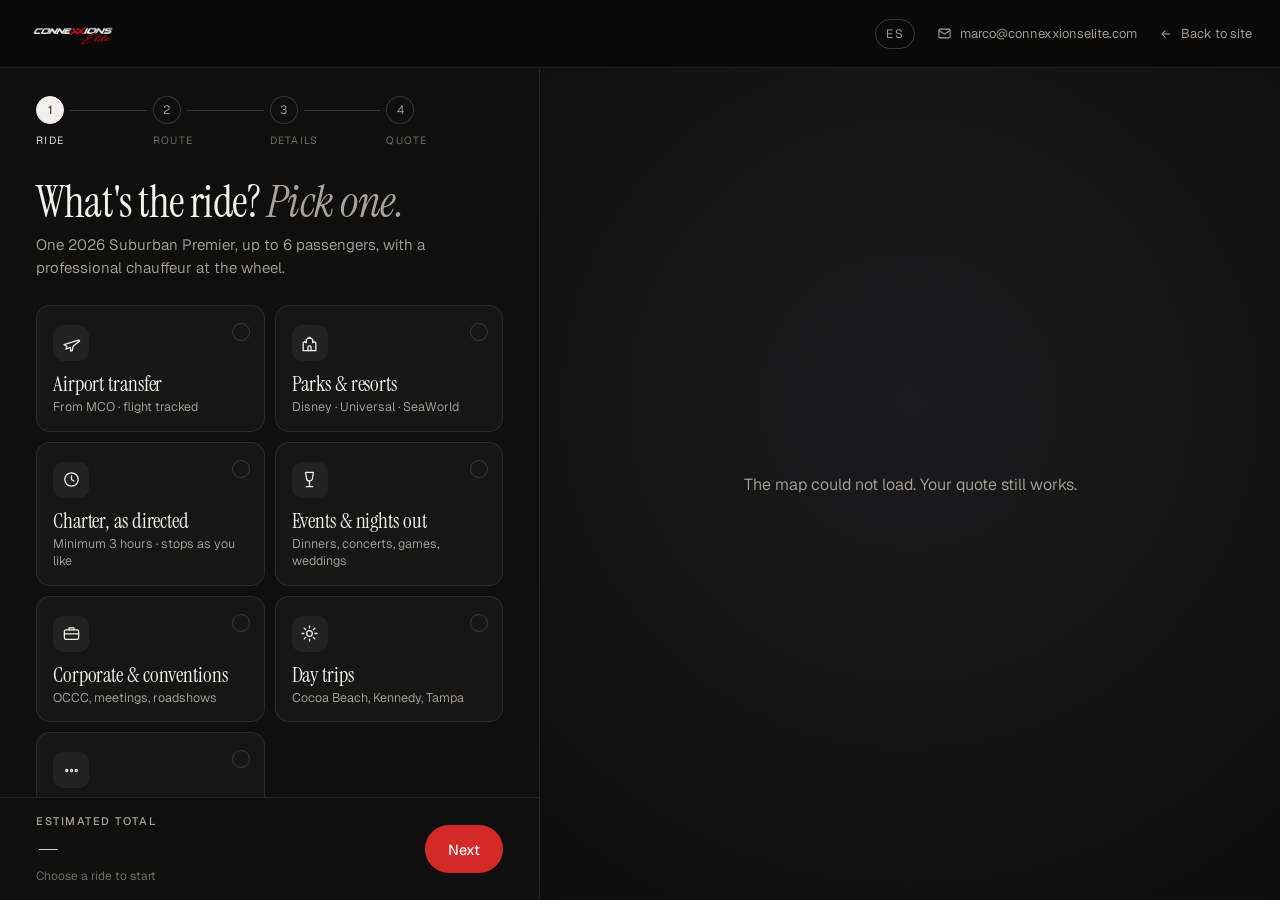
<file: quote/index.html>
<!doctype html>
<html lang="en">
<head>
<meta charset="utf-8">
<meta name="viewport" content="width=device-width, initial-scale=1, viewport-fit=cover">
<title>Instant Quote · Connexxions Elite</title>
<meta name="description" content="Plan your private SUV ride in Orlando and see the price instantly: airport transfers, Disney, Universal, the Convention Center and hourly service.">
<link rel="canonical" href="https://connexxionselite.com/quote/">
<link rel="icon" type="image/png" sizes="32x32" href="../img/favicon-32.png">
<link rel="apple-touch-icon" href="../img/apple-touch-icon.png">
<meta property="og:type" content="website">
<meta property="og:title" content="Instant Quote · Connexxions Elite">
<meta property="og:description" content="Plan your private SUV ride in Orlando and see the price instantly.">
<meta property="og:url" content="https://connexxionselite.com/quote/">
<meta property="og:image" content="https://connexxionselite.com/img/og.jpg">
<meta property="og:image:width" content="1200">
<meta property="og:image:height" content="630">
<meta name="twitter:card" content="summary_large_image">
<meta name="twitter:image" content="https://connexxionselite.com/img/og.jpg">
<meta name="theme-color" content="#0A0A0A">
<link rel="preconnect" href="https://fonts.googleapis.com">
<link rel="preconnect" href="https://fonts.gstatic.com" crossorigin>
<link href="https://fonts.googleapis.com/css2?family=Geist:wght@300..700&family=Instrument+Serif:ital@0;1&display=swap" rel="stylesheet">
<link rel="stylesheet" href="https://api.mapbox.com/mapbox-gl-js/v3.32.0/mapbox-gl.css">
<style>
:root{
  --ink:#0A0A0A;--panel:#0F0F10;--card:#161617;--card2:#1C1C1E;--line:rgba(255,255,255,.09);--line2:rgba(255,255,255,.16);
  --cream:#F2F0EB;--mute:#A8A49C;--mute2:#77736C;--red:#D42A27;--red2:#E2312D;--ok:#3FB37F;
  --sans:'Geist',system-ui,sans-serif;--mono:'Geist',system-ui,sans-serif;--disp:'Instrument Serif',Georgia,serif;--serif:'Instrument Serif',Georgia,serif;
  --hdr:68px;--pw:540px;
}
*{box-sizing:border-box}
[hidden]{display:none!important}
html,body{margin:0;height:100%}
body{background:var(--ink);color:var(--cream);font-family:var(--sans);font-weight:350;-webkit-font-smoothing:antialiased;overflow:hidden}
a{color:inherit}
button,input,select,textarea{font:inherit;color:inherit}
button{cursor:pointer}
:focus-visible{outline:2px solid var(--red);outline-offset:2px}
.lab{font-family:var(--mono);font-size:11px;font-weight:500;letter-spacing:.14em;text-transform:uppercase;color:var(--mute)}

/* header */
.hdr{position:fixed;inset:0 0 auto 0;height:var(--hdr);z-index:30;display:flex;align-items:center;justify-content:space-between;gap:16px;padding:0 28px;background:rgba(10,10,10,.92);border-bottom:1px solid var(--line);-webkit-backdrop-filter:blur(10px);backdrop-filter:blur(10px)}
.hdr .logo img{height:30px;width:auto;display:block;mix-blend-mode:lighten}
.hdr{isolation:isolate}
.hdr nav{display:flex;align-items:center;gap:22px}
.hl{display:inline-flex;align-items:center;gap:8px;text-decoration:none;font-size:13px;color:var(--mute);transition:color .2s}
.hl:hover{color:var(--cream)}
.hl svg{flex:none}

/* layout */
.app{position:fixed;inset:var(--hdr) 0 0 0;display:grid;grid-template-columns:var(--pw) 1fr}
.pane{position:relative;display:flex;flex-direction:column;min-height:0;background:var(--panel);border-right:1px solid var(--line)}
.scroll{flex:1;min-height:0;overflow-y:auto;overscroll-behavior:contain;padding:28px 36px 28px}
.mapcol{position:relative;min-width:0;background:#111}
#map{position:absolute;inset:0}

/* stepper */
.steps{display:grid;grid-template-columns:repeat(4,1fr);gap:0;margin:0 0 34px;padding:0;list-style:none}
.steps li{position:relative;display:flex;flex-direction:column;align-items:flex-start;gap:9px}
.steps li::before{content:"";position:absolute;top:14px;left:34px;right:6px;height:1px;background:var(--line2)}
.steps li:last-child::before{display:none}
.steps li.done::before{background:var(--red)}
.steps .n{position:relative;z-index:1;width:28px;height:28px;border-radius:99px;display:flex;align-items:center;justify-content:center;font-family:var(--mono);font-size:12px;border:1px solid var(--line2);color:var(--mute);background:var(--panel);transition:all .25s}
.steps li.on .n{background:var(--cream);color:var(--ink);border-color:var(--cream)}
.steps li.done .n{background:var(--red);border-color:var(--red);color:#fff}
.steps .t{font-family:var(--mono);font-size:10.5px;letter-spacing:.12em;text-transform:uppercase;color:var(--mute2)}
.steps li.on .t,.steps li.done .t{color:var(--cream)}
.steps button{all:unset;cursor:pointer;display:contents}
.steps li.lock button{cursor:default}

h1{font-family:var(--disp);font-weight:400;font-size:44px;line-height:.98;letter-spacing:-.018em;margin:0}
h1 em{font-family:var(--serif);font-style:italic;font-weight:400;color:var(--mute);letter-spacing:-.01em}
.sub{margin:10px 0 26px;color:var(--mute);font-size:15px;line-height:1.5;max-width:44ch}
.step{display:none}
.step.on{display:block;animation:in .35s ease both}
@keyframes in{from{opacity:0;transform:translateY(8px)}to{opacity:1;transform:none}}

/* trip type cards */
.types{display:grid;grid-template-columns:1fr 1fr;gap:10px}
.tc{position:relative;display:flex;flex-direction:column;gap:12px;text-align:left;padding:16px 16px 15px;border-radius:14px;background:var(--card);border:1px solid var(--line);transition:border-color .2s,background .2s,transform .2s}
.tc:hover{border-color:var(--line2);background:var(--card2)}
.tc[aria-pressed="true"]{border-color:var(--red);background:linear-gradient(180deg,rgba(212,42,39,.12),rgba(212,42,39,.03))}
.tc .ic{width:36px;height:36px;border-radius:10px;display:flex;align-items:center;justify-content:center;background:rgba(255,255,255,.05);color:var(--cream)}
.tc[aria-pressed="true"] .ic{background:var(--red);color:#fff}
.tc b{display:block;font-family:var(--disp);font-weight:400;font-size:21px;line-height:1.05;letter-spacing:-.005em}
.tc span{display:block;font-size:12.5px;line-height:1.4;color:var(--mute);margin-top:3px}
.tc .ck{position:absolute;top:14px;right:14px;width:18px;height:18px;border-radius:99px;border:1px solid var(--line2);display:flex;align-items:center;justify-content:center}
.tc[aria-pressed="true"] .ck{background:var(--red);border-color:var(--red)}
.tc .ck svg{opacity:0}
.tc[aria-pressed="true"] .ck svg{opacity:1}

/* segmented */
.seg{display:inline-flex;padding:4px;border-radius:99px;background:var(--card);border:1px solid var(--line);margin-bottom:18px}
.seg button{border:0;background:transparent;padding:9px 18px;border-radius:99px;font-size:13.5px;color:var(--mute);transition:all .2s}
.seg button[aria-pressed="true"]{background:var(--cream);color:var(--ink)}

/* itinerary */
.itin{border-radius:16px;background:var(--card);border:1px solid var(--line);padding:8px}
.itin-h{display:flex;align-items:center;justify-content:space-between;padding:8px 10px 10px}
.itin-h .acts{display:flex;gap:4px}
.mini{display:inline-flex;align-items:center;gap:6px;border:0;background:transparent;color:var(--mute);font-size:12.5px;padding:6px 9px;border-radius:8px}
.mini:hover{color:var(--cream);background:rgba(255,255,255,.05)}
.fld{position:relative;display:grid;grid-template-columns:30px 1fr auto;align-items:center;gap:10px;padding:6px 8px 6px 10px;border-radius:12px;background:var(--ink);border:1px solid var(--line);transition:border-color .2s}
.fld+.fld,.fld+.addstop,.addstop+.fld{margin-top:8px}
.fld:focus-within{border-color:rgba(242,240,235,.45)}
.fld.bad{border-color:#B5481F}
.pin{width:26px;height:26px;border-radius:99px;display:flex;align-items:center;justify-content:center;font-family:var(--mono);font-size:11px;font-weight:600}
.pin.a{background:var(--cream);color:var(--ink)}
.pin.b{background:var(--red);color:#fff}
.pin.s{background:#3A3A3D;color:var(--cream)}
.fld label{display:block;font-family:var(--mono);font-size:10.5px;font-weight:500;letter-spacing:.14em;text-transform:uppercase;color:var(--mute2);padding-top:4px}
.fld input{width:100%;border:0;outline:0;background:transparent;font-size:15px;padding:2px 0 6px;color:var(--cream)}
.fld input::placeholder{color:#5D5A55}
.fld .x{border:0;background:transparent;color:var(--mute2);width:28px;height:28px;border-radius:8px;display:none;align-items:center;justify-content:center}
.fld.has .x{display:flex}
.fld .x:hover{color:var(--cream);background:rgba(255,255,255,.06)}
.addstop{display:flex;align-items:center;justify-content:center;gap:8px;width:100%;padding:10px;border-radius:12px;border:1px dashed var(--line2);background:transparent;color:var(--mute);font-size:13px}
.addstop:hover{color:var(--cream);border-color:rgba(242,240,235,.4)}
.err{display:none;margin:6px 4px 0;font-size:12.5px;color:#E0794F}
.err.on{display:block}

/* suggestions */
.sug{position:absolute;left:-1px;right:-1px;top:calc(100% + 6px);z-index:20;margin:0;padding:6px;list-style:none;border-radius:14px;background:#1A1A1C;border:1px solid var(--line2);box-shadow:0 24px 60px -20px rgba(0,0,0,.8);max-height:340px;overflow:auto;display:none}
.sug.on{display:block}
.sug li{display:grid;grid-template-columns:28px 1fr;gap:10px;align-items:center;padding:9px 10px;border-radius:10px;cursor:pointer}
.sug li[aria-selected="true"],.sug li:hover{background:rgba(255,255,255,.06)}
.sug .si{width:28px;height:28px;border-radius:8px;display:flex;align-items:center;justify-content:center;background:rgba(255,255,255,.05);color:var(--mute)}
.sug b{display:block;font-weight:450;font-size:14px;white-space:nowrap;overflow:hidden;text-overflow:ellipsis}
.sug small{display:block;font-size:12px;color:var(--mute2);white-space:nowrap;overflow:hidden;text-overflow:ellipsis}
.sug .gh{grid-template-columns:1fr;padding:8px 10px 4px;cursor:default;font-family:var(--mono);font-size:9.5px;letter-spacing:.14em;text-transform:uppercase;color:var(--mute2)}
.sug .gh:hover{background:none}

.chips{display:flex;flex-wrap:wrap;gap:8px;margin-top:18px}
.chip{border:1px solid var(--line2);background:transparent;color:var(--cream);font-size:12.5px;padding:8px 12px;border-radius:99px;transition:all .2s}
.chip:hover{background:var(--cream);color:var(--ink);border-color:var(--cream)}
.chips-l{margin-top:22px}

.rsum{display:none;margin-top:16px;padding:14px 16px;border-radius:14px;background:linear-gradient(180deg,rgba(212,42,39,.10),rgba(212,42,39,.02));border:1px solid rgba(212,42,39,.35)}
.rsum.on{display:grid;grid-template-columns:repeat(3,auto);justify-content:space-between;gap:10px}
.rsum div{display:flex;flex-direction:column;gap:4px}
.rsum strong{font-family:var(--disp);font-weight:400;font-size:25px;letter-spacing:-.005em;line-height:1.05}

/* details */
.grid2{display:grid;grid-template-columns:1fr 1fr;gap:10px}
.box{display:flex;flex-direction:column;gap:6px;padding:12px 14px;border-radius:12px;background:var(--card);border:1px solid var(--line)}
.box:focus-within{border-color:rgba(242,240,235,.45)}
.box.bad{border-color:#B5481F}
.box input,.box select,.box textarea{border:0;outline:0;background:transparent;font-size:15px;padding:0;width:100%;color-scheme:dark}
.box textarea{resize:vertical;min-height:64px;line-height:1.45}
.full{grid-column:1/-1}
.cnt{display:flex;align-items:center;justify-content:space-between;gap:8px}
.cnt button{width:32px;height:32px;border-radius:99px;border:1px solid var(--line2);background:transparent;display:flex;align-items:center;justify-content:center;font-size:17px;line-height:1}
.cnt button:hover{background:var(--cream);color:var(--ink)}
.cnt output{font-family:var(--sans);font-size:20px;font-weight:600;font-variant-numeric:tabular-nums;min-width:2ch;text-align:center}
.opt{display:flex;align-items:center;justify-content:space-between;gap:12px;width:100%;text-align:left;padding:14px 16px;border-radius:12px;background:var(--card);border:1px solid var(--line)}
.opt b{font-weight:450;font-size:14.5px}
.opt small{display:block;color:var(--mute);font-size:12.5px;margin-top:2px}
.sw{position:relative;flex:none;width:38px;height:22px;border-radius:99px;background:#333;transition:background .2s}
.sw::after{content:"";position:absolute;top:3px;left:3px;width:16px;height:16px;border-radius:99px;background:#fff;transition:transform .2s}
.opt[aria-pressed="true"] .sw{background:var(--red)}
.opt[aria-pressed="true"] .sw::after{transform:translateX(16px)}
.sect{margin:24px 0 10px}
.when{margin-top:8px;padding-top:6px;border-top:1px solid var(--line)}
.wleg{margin-bottom:12px}
.wl-h{display:flex;align-items:center;gap:10px;margin:0 2px 8px;font-size:14px}
.wl-h b{font-weight:450}
.wl-h .pin{width:22px;height:22px;font-size:10px}
.seg button{padding:9px 16px}
.note{font-size:12.5px;color:var(--mute2);line-height:1.5;margin:12px 2px 0}

/* quote doc */
.qdoc{margin-top:22px;border-radius:16px;overflow:hidden;background:#FFFFFF;color:var(--ink)}
.qdoc .qh{display:flex;align-items:center;justify-content:space-between;gap:12px;padding:18px 22px;background:var(--ink);color:var(--cream)}
.qdoc .qh img{height:30px;width:auto;mix-blend-mode:lighten}
.qdoc .qh .no{font-family:var(--mono);font-size:13px;letter-spacing:.06em}
.qdoc .qb{padding:20px 22px 22px}
.qrow{display:flex;justify-content:space-between;gap:16px;padding:9px 0;border-bottom:1px solid rgba(10,10,10,.08);font-size:14px}
.qrow span:first-child{color:#5E5A53}
.qrow span:last-child{text-align:right}
.qtot{display:flex;justify-content:space-between;align-items:baseline;padding-top:14px}
.qtot strong{font-family:var(--serif);font-weight:400;font-size:46px;line-height:1}
.qtip{margin:10px 0 0;padding:10px 12px;border-radius:10px;background:rgba(10,10,10,.045);font-size:12.5px;line-height:1.5;color:#3E3B36}
.qtip b{font-weight:600}
.qterms{margin:14px 0 0;padding-top:14px;border-top:1px solid rgba(10,10,10,.1);font-size:11.5px;line-height:1.6;color:#5E5A53}
.qroute{display:grid;grid-template-columns:24px 1fr;gap:6px 12px;align-items:start;padding:14px;margin:4px 0 12px;background:#F4F2ED;border-radius:10px;font-size:14px}
.qroute .pin{width:22px;height:22px;font-size:10px}
.qroute .pin.a{background:var(--ink);color:#fff}
.qacts{display:grid;grid-template-columns:1fr 1fr;gap:10px;margin-top:14px}
.qstat{display:none;margin:12px 0 0;padding:14px 16px;border-radius:12px;font-size:14px;line-height:1.5}
.qstat.on{display:block}
.qstat.ok{background:rgba(63,179,127,.12);border:1px solid rgba(63,179,127,.45);color:#CFEFDF}
.qstat.bad{background:rgba(226,121,79,.10);border:1px solid rgba(226,121,79,.45);color:#F1C6B3}
.qstat a{color:inherit}
.qalt{display:block;margin-top:12px;text-align:center;font-size:12.5px;color:var(--mute2)}
.qalt a{color:var(--mute)}
.btn[disabled]{opacity:.6;cursor:progress}
.hp{position:absolute;left:-9999px;width:1px;height:1px;opacity:0}

/* footer bar */
.bar{flex:none;display:flex;align-items:center;justify-content:space-between;gap:16px;padding:16px 36px calc(16px + env(safe-area-inset-bottom));border-top:1px solid var(--line);background:var(--panel)}
.est{display:flex;flex-direction:column;gap:3px;min-width:0}
.est strong{font-family:var(--disp);font-weight:400;font-size:34px;letter-spacing:-.01em;line-height:1}
.est small{font-size:12px;color:var(--mute2);white-space:nowrap;overflow:hidden;text-overflow:ellipsis}
.btns{display:flex;gap:10px;flex:none}
.btn{display:inline-flex;align-items:center;justify-content:center;gap:10px;min-height:48px;padding:0 22px;border-radius:99px;border:1px solid transparent;font-size:14.5px;font-weight:450;text-decoration:none;transition:background .2s,color .2s,border-color .2s,transform .15s}
.btn:active{transform:scale(.98)}
.btn-p{background:var(--red);color:#fff}
.btn-p:hover{background:var(--red2)}
.btn-g{background:transparent;border-color:var(--line2);color:var(--cream)}
.btn-g:hover{border-color:var(--cream)}
.btn-ink{background:var(--ink);color:#fff}
.btn-ol{background:transparent;border-color:rgba(10,10,10,.2);color:var(--ink)}
.btn-ol:hover{border-color:var(--ink)}
.btn[hidden]{display:none}

/* map overlays */
.mempty{position:absolute;inset:0;display:flex;flex-direction:column;align-items:center;justify-content:center;gap:12px;text-align:center;pointer-events:none;transition:opacity .4s}
.mempty .ring{width:64px;height:64px;border-radius:99px;display:flex;align-items:center;justify-content:center;background:rgba(10,10,10,.75);border:1px solid var(--line2);color:var(--cream)}
.mempty b{font-family:var(--disp);font-weight:400;font-size:26px;text-shadow:0 2px 20px rgba(0,0,0,.8)}
.mempty span{font-size:13.5px;color:var(--mute);text-shadow:0 2px 14px rgba(0,0,0,.9)}
.has-route .mempty{opacity:0}
.mcard{position:absolute;left:24px;bottom:24px;z-index:3;width:min(380px,calc(100% - 48px));padding:16px 18px;border-radius:16px;background:rgba(14,14,15,.86);border:1px solid var(--line2);-webkit-backdrop-filter:blur(14px);backdrop-filter:blur(14px);box-shadow:0 30px 60px -30px rgba(0,0,0,.8);opacity:0;transform:translateY(10px);transition:opacity .35s,transform .35s;pointer-events:none}
.has-route .mcard{opacity:1;transform:none;pointer-events:auto}
.mcard .od{display:grid;grid-template-columns:1fr auto 1fr;align-items:center;gap:10px}
.mcard .od b{font-family:var(--disp);font-weight:400;font-size:22px;white-space:nowrap;overflow:hidden;text-overflow:ellipsis}
.mcard .od b:last-child{text-align:right}
.mcard .ln{height:1px;width:40px;background:linear-gradient(90deg,var(--cream),var(--red))}
.mcard .st{display:flex;gap:18px;margin-top:12px;padding-top:12px;border-top:1px solid var(--line)}
.mcard .st div{display:flex;flex-direction:column;gap:3px}
.mcard .st strong{font-size:15px;font-weight:500}
.mk{width:30px;height:30px;border-radius:99px;display:flex;align-items:center;justify-content:center;font-family:var(--mono);font-size:12px;font-weight:600;box-shadow:0 0 0 4px rgba(10,10,10,.45),0 8px 18px rgba(0,0,0,.5);cursor:grab}
.mk.a{background:var(--cream);color:var(--ink)}
.mk.b{background:var(--red);color:#fff}
.mk.s{background:#3A3A3D;color:var(--cream)}
.mapboxgl-ctrl-group{background:rgba(20,20,22,.9)!important;border:1px solid var(--line2)}
.mapboxgl-ctrl-group button+button{border-top:1px solid var(--line)!important}
.mapboxgl-ctrl-group button .mapboxgl-ctrl-icon{filter:invert(1)}
.mapboxgl-ctrl-attrib{background:rgba(10,10,10,.6)!important}
.mapboxgl-ctrl-attrib a{color:#aaa!important}
.heat-key{position:absolute;z-index:3;top:16px;left:16px;display:flex;align-items:center;gap:10px;padding:10px 14px 10px 12px;border-radius:14px;border:1px solid var(--line2);background:rgba(14,14,15,.88);color:var(--cream);text-align:left}
.heat-key b{display:block;font-weight:500;font-size:13px}
.heat-key small{display:flex;align-items:center;gap:6px;margin-top:4px;font-family:var(--mono);font-size:9.5px;letter-spacing:.1em;text-transform:uppercase;color:var(--mute)}
.heat-key small span{margin-left:auto;padding-left:6px}
.hk-bar{order:1;display:block;width:64px;height:5px;border-radius:9px;background:linear-gradient(90deg,rgba(130,20,20,.6),#D42A27,#FF5C34,#FF8A4A)}
.hk-dot{width:12px;height:12px;border-radius:99px;background:radial-gradient(circle,#FF8A4A 0,#FF5C34 35%,#D42A27 70%);box-shadow:0 0 0 4px rgba(212,42,39,.25)}
.heat-key[aria-pressed="false"]{opacity:.6}
.heat-key[aria-pressed="false"] .hk-dot{background:#555;box-shadow:none}
@media (max-width:900px){.heat-key{top:10px;left:10px;padding:8px 10px}.heat-key small{display:none}}
.nomap{position:absolute;inset:0;display:none;align-items:center;justify-content:center;padding:40px;text-align:center;color:var(--mute);background:radial-gradient(circle at 50% 40%,#1b1b1d,#0d0d0e)}
.no-mb .nomap{display:flex}
.no-mb .mempty{display:none}

.sr{position:absolute;width:1px;height:1px;overflow:hidden;clip:rect(0 0 0 0);white-space:nowrap}
.toast{position:fixed;left:50%;bottom:28px;z-index:60;transform:translate(-50%,20px);opacity:0;padding:12px 18px;border-radius:99px;background:var(--cream);color:var(--ink);font-size:13.5px;transition:all .3s;pointer-events:none}
.toast.on{opacity:1;transform:translate(-50%,0)}

/* tablet / phone */
@media (max-width:1100px){:root{--pw:460px}.scroll{padding:24px 26px}.bar{padding-left:26px;padding-right:26px}}
@media (max-width:900px){
  body{overflow:auto}
  .hdr{padding:0 18px}
  .hdr .mail span{display:none}
  .app{position:static;display:flex;flex-direction:column;padding-top:var(--hdr);min-height:100%}
  .pane{border-right:0;flex:1}
  .scroll{overflow:visible;padding:22px 20px 24px}
  .mapcol{display:none;order:-1;height:42vh;min-height:260px;max-height:420px;border-bottom:1px solid var(--line)}
  .has-route.st-2 .mapcol{display:block}
  .mcard{left:12px;right:12px;bottom:12px;width:auto;padding:12px 14px}
  .mcard .st{margin-top:10px;padding-top:10px}
  .bar{position:sticky;bottom:0;z-index:10;padding:12px 20px calc(12px + env(safe-area-inset-bottom))}
  .est strong{font-size:22px}
  .btn{min-height:46px;padding:0 18px}
  h1{font-size:28px}
  .steps{margin-bottom:26px}
}
@media (max-width:420px){
  .types{grid-template-columns:1fr 1fr;gap:8px}
  .tc{padding:13px}
  .tc span{display:none}
  .grid2{grid-template-columns:1fr}
  .grid2 .half{grid-column:auto}
  .qacts{grid-template-columns:1fr}
  .rsum.on{grid-template-columns:repeat(3,auto)}
  .bar .btn-g{padding:0 14px}
}
@media (prefers-reduced-motion:reduce){*{animation:none!important;transition:none!important}}


/* ---------- gratuity ---------- */
.tipbox{margin-top:14px;padding:18px;border-radius:16px;background:linear-gradient(180deg,rgba(255,255,255,.04),rgba(255,255,255,.012));border:1px solid var(--line)}
.tip-h{display:flex;gap:12px;align-items:flex-start}
.tip-ic{flex:none;width:36px;height:36px;border-radius:11px;display:grid;place-items:center;background:rgba(212,42,39,.14);color:var(--red);box-shadow:inset 0 0 0 1px rgba(212,42,39,.28)}
.tip-h b{display:block;font-family:var(--serif);font-weight:400;font-size:23px;line-height:1.05;color:var(--cream)}
.tip-h small{display:block;margin-top:5px;font-size:12.5px;line-height:1.45;color:var(--mute)}
.tip-seg{display:grid;grid-template-columns:repeat(5,minmax(0,1fr));gap:5px;margin-top:16px;padding:5px;border-radius:15px;background:rgba(0,0,0,.4);border:1px solid var(--line)}
.tip-seg button{display:flex;flex-direction:column;align-items:center;justify-content:center;gap:4px;min-height:62px;padding:10px 2px 9px;border-radius:11px;border:1px solid transparent;background:transparent;color:var(--cream);cursor:pointer;transition:background .25s,border-color .25s,box-shadow .25s,transform .2s}
.tip-seg button:hover{background:rgba(255,255,255,.05)}
.tip-seg button:active{transform:scale(.97)}
.tip-seg button b{font-family:var(--serif);font-weight:400;font-size:25px;line-height:1;letter-spacing:-.01em}
.tip-seg button small{font-size:11px;color:var(--mute);font-variant-numeric:tabular-nums;white-space:nowrap}
.tip-seg [data-tip="0"] b,.tip-seg [data-tip="c"] b{font-family:var(--sans);font-size:13px;font-weight:500;line-height:25px;letter-spacing:.01em}
.tip-seg button[aria-pressed="true"]{background:linear-gradient(180deg,rgba(212,42,39,.26),rgba(212,42,39,.08));border-color:var(--red);box-shadow:0 10px 24px -12px rgba(212,42,39,.8),inset 0 1px 0 rgba(255,255,255,.08)}
.tip-seg button[aria-pressed="true"] small{color:#F4CFCC}
.tip-seg button[data-tip="0"][aria-pressed="true"]{background:rgba(255,255,255,.07);border-color:var(--line2);box-shadow:none}
.tip-seg button[data-tip="0"][aria-pressed="true"] small{color:var(--mute)}
.tip-custom{display:flex;align-items:center;gap:8px;margin-top:10px;padding:0 16px;border-radius:12px;background:var(--card);border:1px solid var(--line2)}
.tip-custom span{font-family:var(--serif);font-size:26px;color:var(--mute)}
.tip-custom input::-webkit-outer-spin-button,.tip-custom input::-webkit-inner-spin-button{-webkit-appearance:none;margin:0}
.tip-custom input{-moz-appearance:textfield;appearance:textfield;flex:1;min-width:0;height:52px;border:0;background:transparent;color:var(--cream);font-family:var(--serif);font-size:28px;outline:none}
.tip-live{display:flex;flex-wrap:wrap;align-items:baseline;gap:6px;margin-top:14px;padding-top:12px;border-top:1px dashed var(--line2);font-size:12.5px;color:var(--mute)}
.tip-live b{font-weight:500;color:var(--cream);font-variant-numeric:tabular-nums}
.tip-live .tl-p,.tip-live .tl-e{color:var(--mute2);margin:0 2px}
.tip-live strong{margin-left:auto;font-family:var(--serif);font-weight:400;font-size:26px;line-height:1;color:var(--cream)}
@media (max-width:420px){.tip-seg button b{font-size:21px}.tip-seg [data-tip="0"] b,.tip-seg [data-tip="c"] b{font-size:12px}.tip-seg button small{font-size:10px}}

/* ---------- quote document v2 ---------- */
.qdoc{border-radius:18px;box-shadow:0 30px 70px -36px rgba(0,0,0,.9)}
.qdoc .qh{padding:20px 24px;border-bottom:3px solid var(--red)}
.qdoc .qh img{height:30px}
.qh-r{display:flex;flex-direction:column;align-items:flex-end;gap:4px}
.qh-r .lab{color:#A8A49C;font-size:10px}
.qdoc .qh .no{font-size:14px;font-weight:500;letter-spacing:.08em;color:#FFFFFF}
.qhero{display:flex;justify-content:space-between;align-items:flex-end;gap:16px;padding:22px 24px 18px;border-bottom:1px solid rgba(10,10,10,.08)}
.qhero .lab{color:#8C887F;font-size:10px}
.qhero .qt{margin:8px 0 0;font-family:var(--serif);font-weight:400;font-size:36px;line-height:.95;letter-spacing:-.012em;color:var(--ink)}
.qhero .qt em{font-style:italic;color:var(--red)}
.qhero .qi{display:flex;flex-direction:column;align-items:flex-end;gap:5px;text-align:right;font-size:13.5px;white-space:nowrap}
.qdoc .qb{padding:18px 24px 22px}
.qroute{position:relative;grid-template-columns:24px 1fr;gap:12px 12px;padding:16px;margin:0 0 6px;background:#F4F2ED;border-radius:12px;font-size:15px;line-height:1.35}
.qroute::before{content:"";position:absolute;left:27px;top:30px;bottom:30px;border-left:1.5px dashed rgba(10,10,10,.28)}
.qroute .pin{position:relative;z-index:1;margin-top:1px}
.qroute .lab{font-size:10px;margin-bottom:3px}
.qgrid{display:grid;grid-template-columns:minmax(0,1fr) minmax(0,1fr);margin-top:8px}
.qc{display:flex;flex-direction:column;gap:5px;min-width:0;padding:12px 0;border-bottom:1px solid rgba(10,10,10,.08)}
.qc:nth-child(odd){padding-right:16px}
.qc:nth-child(even){padding-left:16px;border-left:1px solid rgba(10,10,10,.08)}
.qc .lab{font-size:10px;color:#8C887F}
.qc>span:last-child{font-size:14px;line-height:1.3;overflow-wrap:anywhere;font-variant-numeric:tabular-nums}
.qsec{display:block;margin:20px 0 2px;font-size:10px;color:#8C887F}
.qdoc .qrow{font-size:14px;padding:10px 0}
.qdoc .qrow span:last-child{font-variant-numeric:tabular-nums}
.qtot{align-items:center;margin-top:14px;padding:18px 20px;border-radius:14px;background:var(--ink);color:var(--cream)}
.qtot>span{display:flex;flex-direction:column;gap:5px}
.qtot .lab{color:#A8A49C}
.qtot small{font-size:12px;color:#8C887F}
.qtot strong{font-size:52px;color:#FFFFFF;letter-spacing:-.01em}
.qtip{margin:10px 0 0;padding:0;border-radius:12px;background:transparent;font-size:12.5px;color:#3E3B36}
.qtip p{margin:0;padding:11px 14px;border-radius:12px;background:rgba(10,10,10,.045);line-height:1.5}
.qtip.on{padding:4px 16px 12px;border:1px solid rgba(212,42,39,.32);background:linear-gradient(180deg,rgba(212,42,39,.06),rgba(212,42,39,.02))}
.qtip.on p{padding:0;background:transparent;color:#6E6A63;font-size:12px}
.qtip-r{display:flex;justify-content:space-between;align-items:baseline;gap:12px;padding:10px 0;border-bottom:1px solid rgba(212,42,39,.16);font-size:14px;color:var(--ink)}
.qtip-r small{font-size:12.5px;color:#6E6A63}
.qtip-r>span:last-child{font-variant-numeric:tabular-nums}
.qtip-t{border-bottom:0;margin-bottom:6px}
.qtip-t strong{font-family:var(--serif);font-weight:400;font-size:30px;line-height:1;color:var(--red)}
.qtip b{font-weight:600}
.qfoot{display:flex;justify-content:space-between;flex-wrap:wrap;gap:4px 16px;margin-top:12px;font-size:11px;letter-spacing:.02em;color:#8C887F}
@media (max-width:480px){.qhero{flex-direction:column;align-items:flex-start}.qhero .qi{align-items:flex-start;text-align:left}.qtot strong{font-size:44px}.qgrid{grid-template-columns:minmax(0,1fr)}.qc:nth-child(n){padding-left:0;padding-right:0;border-left:0}}

/* ---------- print / PDF: one clean letter page ---------- */
@page{size:letter;margin:0}
@media print{
  *{-webkit-print-color-adjust:exact!important;print-color-adjust:exact!important}
  html,body{background:#FFFFFF!important;height:auto!important}
  .step[data-step="4"],.qwrap{margin:0!important;padding:0!important}
  .hp,#q-hp{display:none!important}
  .qdoc{margin:0!important;border:0!important;border-radius:0!important;box-shadow:none!important;min-height:10.9in;display:flex!important;flex-direction:column}
  .qdoc .qh{padding:.34in .58in .24in}
  .qdoc .qh img{height:34px}
  .qdoc .qh .no{font-size:15px}
  .qhero{padding:.26in .58in .18in}
  .qhero .qt{font-size:42px}
  .qhero .qi{font-size:14px}
  .qdoc .qb{flex:1;display:flex;flex-direction:column;padding:.2in .58in .36in}
  .qroute{font-size:14.5px;padding:14px 18px;gap:10px 12px}
  .qroute::before{left:29px}
  .qgrid{grid-template-columns:repeat(3,minmax(0,1fr))}
  .qc:nth-child(n){padding:9px 14px;border-left:1px solid rgba(10,10,10,.08)}
  .qc:nth-child(3n+1){padding-left:0;border-left:0}
  .qc>span:last-child,.qdoc .qrow{font-size:14px}
  .qdoc .qrow{padding:8px 0}
  .qsec{margin-top:16px}
  .qtot{padding:14px 22px;margin-top:12px}
  .qtot strong{font-size:52px}
  .qtip-r{padding:8px 0}
  .qroute,.qgrid,.qtot,.qtip{break-inside:avoid}
  .qterms{margin-top:auto;padding-top:14px;font-size:10.5px}
}

/* print: the quote only */
@media print{
  body{overflow:visible;background:#fff}
  .hdr,.mapcol,.bar,.steps,.step:not([data-step="4"]),.step[data-step="4"]>*:not(.qwrap),.qacts,.qstat,.qalt,.toast{display:none!important}
  .app,.pane,.scroll{position:static;display:block;overflow:visible;padding:0;background:#fff;border:0}
  .step[data-step="4"]{display:block!important}
  .qdoc{margin:0;border:1px solid #ddd}
}

/* smooth move between the page and the quote */
@view-transition{navigation:auto}
::view-transition-old(root),::view-transition-new(root){animation-duration:.38s;animation-timing-function:cubic-bezier(.4,0,.2,1)}
.hdr a:first-child img{view-transition-name:ce-logo}
</style>
</head>
<body>
<header class="hdr">
  <a class="logo" href="../" aria-label="Connexxions Elite home"><img src="../img/connexxions-logo.png" alt="Connexxions Elite"></a>
  <nav aria-label="Quote">
    <a class="hl mail" href="mailto:marco@connexxionselite.com?subject=Question%20for%20Connexxions%20Elite"><svg width="15" height="15" viewBox="0 0 24 24" fill="none" stroke="currentColor" stroke-width="1.7"><rect x="3" y="5" width="18" height="14" rx="2"/><path d="m3 7 9 6 9-6"/></svg><span>marco@connexxionselite.com</span></a>
    <a class="hl" href="../"><svg width="14" height="14" viewBox="0 0 24 24" fill="none" stroke="currentColor" stroke-width="1.8"><path d="M19 12H5"/><path d="m11 6-6 6 6 6"/></svg><span>Back to site</span></a>
  </nav>
</header>

<main class="app" id="app">
  <section class="pane" aria-label="Quote form">
    <div class="scroll" id="scroll">
      <ol class="steps" id="steps">
        <li data-go="1"><button type="button"><span class="n">1</span><span class="t">Ride</span></button></li>
        <li data-go="2"><button type="button"><span class="n">2</span><span class="t">Route</span></button></li>
        <li data-go="3"><button type="button"><span class="n">3</span><span class="t">Details</span></button></li>
        <li data-go="4"><button type="button"><span class="n">4</span><span class="t">Quote</span></button></li>
      </ol>

      <!-- 1 · ride type -->
      <div class="step" data-step="1">
        <h1>What's the ride? <em>Pick one.</em></h1>
        <p class="sub">One 2026 Suburban Premier, up to 6 passengers, with a professional chauffeur at the wheel.</p>
        <div class="types" id="types"></div>
      </div>

      <!-- 2 · route -->
      <div class="step" data-step="2">
        <h1>Where to? <em>Any address works.</em></h1>
        <p class="sub" id="routeSub">Type a hotel, a home, a venue or an airport, or tap the map.</p>
        <div class="seg" id="modeSeg" role="group" aria-label="Trip">
          <button type="button" data-mode="oneway">One way</button>
          <button type="button" data-mode="round">Round trip</button>
          <button type="button" data-mode="hourly">Charter</button>
        </div>
        <div class="itin">
          <div class="itin-h">
            <span class="lab">Itinerary</span>
            <span class="acts">
              <button type="button" class="mini" id="swapBtn"><svg width="13" height="13" viewBox="0 0 24 24" fill="none" stroke="currentColor" stroke-width="1.8"><path d="M7 4v16"/><path d="m3 8 4-4 4 4"/><path d="M17 20V4"/><path d="m21 16-4 4-4-4"/></svg>Swap</button>
              <button type="button" class="mini" id="clearBtn"><svg width="13" height="13" viewBox="0 0 24 24" fill="none" stroke="currentColor" stroke-width="1.8"><path d="M4 7h16"/><path d="M9 7V4h6v3"/><path d="M6 7l1 13h10l1-13"/></svg>Clear</button>
            </span>
          </div>
          <div class="fld" data-k="A"><span class="pin a">A</span><div><label for="in-A">Pickup</label><input id="in-A" type="text" autocomplete="off" spellcheck="false" placeholder="Pickup address or place" role="combobox" aria-expanded="false" aria-controls="sug-A" aria-autocomplete="list"></div><button type="button" class="x" aria-label="Clear pickup"><svg width="14" height="14" viewBox="0 0 24 24" fill="none" stroke="currentColor" stroke-width="2"><path d="M6 6l12 12M18 6 6 18"/></svg></button><ul class="sug" id="sug-A" role="listbox"></ul></div>
          <div class="fld" data-k="S" hidden><span class="pin s">+</span><div><label for="in-S">Stop on the way</label><input id="in-S" type="text" autocomplete="off" spellcheck="false" placeholder="Stop address or place" role="combobox" aria-expanded="false" aria-controls="sug-S" aria-autocomplete="list"></div><button type="button" class="x" aria-label="Remove stop" style="display:flex"><svg width="14" height="14" viewBox="0 0 24 24" fill="none" stroke="currentColor" stroke-width="2"><path d="M6 6l12 12M18 6 6 18"/></svg></button><ul class="sug" id="sug-S" role="listbox"></ul></div>
          <button type="button" class="addstop" id="addStop"><svg width="13" height="13" viewBox="0 0 24 24" fill="none" stroke="currentColor" stroke-width="2"><path d="M12 5v14M5 12h14"/></svg>Add a stop</button>
          <div class="fld" data-k="B"><span class="pin b">B</span><div><label for="in-B" id="lab-B">Drop-off</label><input id="in-B" type="text" autocomplete="off" spellcheck="false" placeholder="Drop-off address or place" role="combobox" aria-expanded="false" aria-controls="sug-B" aria-autocomplete="list"></div><button type="button" class="x" aria-label="Clear drop-off"><svg width="14" height="14" viewBox="0 0 24 24" fill="none" stroke="currentColor" stroke-width="2"><path d="M6 6l12 12M18 6 6 18"/></svg></button><ul class="sug" id="sug-B" role="listbox"></ul></div>
        </div>
        <p class="err" id="err2"></p>
        <div class="rsum" id="rsum" aria-live="polite">
          <div><span class="lab">Distance</span><strong id="rs-mi">—</strong></div>
          <div><span class="lab" id="rs-minl">Drive time</span><strong id="rs-min">—</strong></div>
          <div><span class="lab">Estimate</span><strong id="rs-tot">—</strong></div>
        </div>
        <p class="lab chips-l">Popular</p>
        <div class="chips" id="chips"></div>

        <div class="when" id="when">
          <p class="lab sect">When</p>
          <div class="wleg">
            <div class="wl-h"><span class="pin a">A</span><b id="wl-out">Pickup</b></div>
            <div class="grid2">
              <div class="box" id="b-date"><label class="lab" for="in-date">Date</label><input id="in-date" type="date"></div>
              <div class="box" id="b-time"><label class="lab" for="in-time">Pickup time</label><input id="in-time" type="time" step="300"></div>
            </div>
          </div>
          <div class="wleg rt">
            <div class="wl-h"><span class="pin b">B</span><b id="wl-ret">Return pickup</b></div>
            <div class="grid2">
              <div class="box" id="b-rdate"><label class="lab" for="in-rdate">Return date</label><input id="in-rdate" type="date"></div>
              <div class="box" id="b-rtime"><label class="lab" for="in-rtime">Return pickup time</label><input id="in-rtime" type="time" step="300"></div>
            </div>
          </div>
          <div class="wleg hr">
            <div class="box full"><span class="lab">Charter hours · minimum <span class="hmin">3</span></span><div class="cnt"><button type="button" data-cnt="hours" data-d="-1" aria-label="Fewer hours">−</button><output id="o-hours">3</output><button type="button" data-cnt="hours" data-d="1" aria-label="More hours">+</button></div></div>
          </div>
          <p class="err" id="err2b"></p>
        </div>
      </div>

      <!-- 3 · details -->
      <div class="step" data-step="3">
        <h1>Who's riding? <em>Almost there.</em></h1>
        <p class="sub">One Suburban Premier, up to 6 passengers with luggage. We confirm availability by email.</p>
        <div class="grid2">
          <div class="box"><span class="lab">Passengers · max 6</span><div class="cnt"><button type="button" data-cnt="pax" data-d="-1" aria-label="Fewer passengers">−</button><output id="o-pax">2</output><button type="button" data-cnt="pax" data-d="1" aria-label="More passengers">+</button></div></div>
          <div class="box"><span class="lab">Bags</span><div class="cnt"><button type="button" data-cnt="bags" data-d="-1" aria-label="Fewer bags">−</button><output id="o-bags">2</output><button type="button" data-cnt="bags" data-d="1" aria-label="More bags">+</button></div></div>
          <div class="box full fl"><label class="lab" for="in-flight">Flight number</label><input id="in-flight" type="text" placeholder="e.g. AA 1234 · we track it" autocomplete="off"></div>
        </div>
        <div class="tipbox" id="tipbox">
          <div class="tip-h">
            <span class="tip-ic" aria-hidden="true"><svg width="18" height="18" viewBox="0 0 24 24" fill="none" stroke="currentColor" stroke-width="1.7" stroke-linecap="round" stroke-linejoin="round"><path d="M12 3v18"/><path d="M16.5 7.5c-.8-1.3-2.4-2-4.5-2-2.6 0-4.3 1.3-4.3 3.1 0 4.4 9 2.3 9 6.8 0 1.9-1.8 3.1-4.7 3.1-2.2 0-3.9-.8-4.8-2.2"/></svg></span>
            <div><b>Gratuity for your chauffeur</b><small>Optional and never required. Add it now to see it on your quote, or decide on the day.</small></div>
          </div>
          <div class="tip-seg" role="group" aria-label="Gratuity">
            <button type="button" data-tip="0" aria-pressed="true"><b>Later</b><small>On the day</small></button>
            <button type="button" data-tip="15" aria-pressed="false"><b>15%</b><small translate="no">—</small></button>
            <button type="button" data-tip="18" aria-pressed="false"><b>18%</b><small translate="no">—</small></button>
            <button type="button" data-tip="20" aria-pressed="false"><b>20%</b><small translate="no">—</small></button>
            <button type="button" data-tip="c" aria-pressed="false"><b>Custom</b><small>Your amount</small></button>
          </div>
          <label class="tip-custom" id="tipCustom" hidden><span aria-hidden="true">$</span><input id="in-tip" type="number" inputmode="numeric" min="0" step="1" placeholder="0" aria-label="Gratuity amount in dollars"></label>
          <div class="tip-live" id="tipLive"></div>
        </div>
        <p class="note" id="paxNote" hidden>The Suburban seats up to 6 passengers. For a larger group, write to us before booking.</p>
        <p class="err" id="err3"></p>
        <p class="note">Charter service has a <span class="hmin">3</span>-hour minimum. A pickup between 10 pm and 5 am adds a late-night fee.</p>
      </div>

      <!-- 4 · contact + quote -->
      <div class="step" data-step="4">
        <h1>Your quote. <em>On paper.</em></h1>
        <p class="sub">Add your details and we issue a quote with a reference number. Send it to us to confirm. No payment until we confirm in writing.</p>
        <div class="grid2">
          <div class="box full" id="b-name"><label class="lab" for="in-name">Full name</label><input id="in-name" type="text" autocomplete="name"></div>
          <div class="box" id="b-email"><label class="lab" for="in-email">Email</label><input id="in-email" type="email" autocomplete="email"></div>
          <div class="box"><label class="lab" for="in-phone">Mobile</label><input id="in-phone" type="tel" autocomplete="tel"></div>
          <div class="box full"><label class="lab" for="in-notes">Notes (optional)</label><textarea id="in-notes" placeholder="Occasion, special requests, car seat ages"></textarea></div>
        </div>
        <p class="err" id="err4"></p>
        <div class="qwrap" id="qwrap" hidden>
          <article class="qdoc" aria-label="Quote">
            <div class="qh"><img src="../img/connexxions-logo.png" alt="Connexxions Elite"><div class="qh-r"><span class="lab">Quote no.</span><span class="no" id="q-no"></span></div></div>
            <div class="qhero">
              <div><span class="lab" id="q-svc"></span><h2 class="qt">Your ride, <em>priced.</em></h2></div>
              <div class="qi"><span class="lab">Issued</span><span id="q-issued"></span></div>
            </div>
            <div class="qb">
              <div class="qroute" id="q-route"></div>
              <div class="qgrid" id="q-rows"></div>
              <span class="lab qsec">Price</span>
              <div id="q-lines"></div>
              <div class="qtot"><span><span class="lab">Estimated total</span><small>Flat rate per vehicle</small></span><strong id="q-total"></strong></div>
              <div class="qtip" id="q-tip"></div>
              <p class="qterms">Flat rate per vehicle, up to 6 passengers. Tolls and parking included as shown. Gratuity is optional and not included. Cancellation and payment terms are sent with our written confirmation. This quote becomes final once we confirm it in writing.</p>
              <div class="qfoot"><span>MTC Cargo Corp d/b/a Connexxions Elite · Orlando, FL</span><span>marco@connexxionselite.com · connexxionselite.com</span></div>
            </div>
          </article>
          <div class="qacts">
            <button type="button" class="btn btn-p" id="q-send">Send to confirm</button>
            <button type="button" class="btn btn-g" id="q-pdf">Download PDF</button>
          </div>
          <p class="qstat" id="q-stat" role="status" aria-live="polite"></p>
          <span class="qalt">Prefer your own email app? <a id="q-mail" href="#">Send it from there</a></span>
          <input class="hp" id="q-hp" type="text" name="_honey" tabindex="-1" autocomplete="off" aria-hidden="true">
        </div>
      </div>
    </div>

    <div class="bar">
      <div class="est"><span class="lab">Estimated total</span><strong id="estTot">—</strong><small id="estSub">Choose a ride to start</small></div>
      <div class="btns">
        <button type="button" class="btn btn-g" id="backBtn" hidden>Back</button>
        <button type="button" class="btn btn-p" id="nextBtn">Next</button>
      </div>
    </div>
  </section>

  <section class="mapcol" aria-label="Route map">
    <div id="map"></div>
    <div class="nomap">The map could not load. Your quote still works.</div>
    <button type="button" class="heat-key" id="heatKey" aria-pressed="true" hidden><span class="hk-dot"></span><span><b>Hot pickup zones</b><small><i class="hk-bar"></i>Busy<span>Hottest</span></small></span></button>
    <div class="mempty"><span class="ring"><svg width="26" height="26" viewBox="0 0 24 24" fill="none" stroke="currentColor" stroke-width="1.6"><path d="M12 21s-7-6.2-7-11.5A7 7 0 0 1 19 9.5C19 14.8 12 21 12 21z"/><circle cx="12" cy="9.5" r="2.5"/></svg></span><b>Your route appears here</b><span>Add a pickup and a drop-off</span></div>
    <div class="mcard" id="mcard">
      <div class="od"><b id="mc-a" translate="no">—</b><span class="ln"></span><b id="mc-b" translate="no">—</b></div>
      <div class="st"><div><span class="lab">Distance</span><strong id="mc-mi">—</strong></div><div><span class="lab">Time</span><strong id="mc-min">—</strong></div><div><span class="lab">Estimate</span><strong id="mc-tot">—</strong></div></div>
    </div>
  </section>
</main>
<div class="toast" id="toast" role="status"></div>

<script src="../config.js"></script>
<script src="https://api.mapbox.com/mapbox-gl-js/v3.32.0/mapbox-gl.js"></script>
<script>
(function () {
'use strict';
var EMAIL = 'marco@connexxionselite.com';
var TOKEN = String(window.CE_MAPBOX_TOKEN || '').trim();
var HAS_MB = /^pk\./.test(TOKEN) && !!window.mapboxgl;
var API = 'https://api.mapbox.com';
var CENTER = [-81.40, 28.47], BBOX = '-82.9,27.3,-80.3,29.6';
/* service base for dead-mile pricing (a public area, not an address) */
var BASE = { lat: 28.4434, lon: -81.4682 };
var DEAD = { free: 12, rate: 0.5 };   // first 12 road miles to/from the base are free, then 50% of the per-mile rate
var TOLL = { perMile: 0.20, minLeg: 1.5 }; // Central Florida toll roads, SunPass-style estimate
var P = { base: 45, perMile: 3, longAfter: 30, perMileLong: 2.5, minFare: 95, airportPickup: 35, airportDropoff: 15, tollPerMile: 0.1, gratuity: 20, lateNight: 20, hourly: 95, hourMin: 3, childSeat: 15, extraStop: 25 };

/* places: [name, short, lat, lon, aliases, air, popular] */
var RAW = [["Orlando International Airport (MCO)","MCO",28.4312,-81.3081,["orlando international","orlando airport","orlando international airport","mco airport"],1,1],["Orlando Sanford Airport (SFB)","SFB",28.7776,-81.2375,["sanford airport","orlando sanford"],1,1],["Orlando Executive Airport (ORL)","ORL",28.5455,-81.3329,["executive airport","orlando executive"],1,0],["Kissimmee Gateway Airport (ISM)","ISM",28.2898,-81.4371,["kissimmee airport","kissimmee gateway"],1,0],["Melbourne Orlando Intl Airport (MLB)","MLB",28.1028,-80.6453,["melbourne airport","melbourne orlando"],1,0],["Tampa International Airport (TPA)","TPA",27.9755,-82.5332,["tampa airport","tampa international"],1,0],["Daytona Beach Intl Airport (DAB)","DAB",29.1799,-81.0581,["daytona airport"],1,0],["Walt Disney World · Magic Kingdom area","Magic Kingdom",28.4113,-81.5878,["magic kingdom","grand floridian","contemporary resort","polynesian","disney world","walt disney world","disney"],0,1],["Walt Disney World · EPCOT & BoardWalk","EPCOT area",28.3676,-81.556,["epcot","boardwalk","yacht club","beach club","swan","dolphin"],0,1],["Disney's Hollywood Studios","Hollywood Studios",28.3575,-81.5583,["hollywood studios"],0,0],["Walt Disney World · Animal Kingdom area","Animal Kingdom",28.3537,-81.6026,["animal kingdom","animal kingdom lodge"],0,1],["Disney Springs","Disney Springs",28.37,-81.519,["disney springs","lake buena vista","downtown disney"],0,1],["Universal Orlando Resort","Universal",28.4743,-81.4678,["universal","universal studios","islands of adventure","citywalk","volcano bay"],0,1],["Universal resort hotels","Universal hotels",28.4657,-81.472,["cabana bay","hard rock hotel","portofino","royal pacific","sapphire falls","aventura"],0,1],["SeaWorld Orlando","SeaWorld",28.4114,-81.4612,["seaworld","sea world","aquatica"],0,1],["Orange County Convention Center","Convention Center",28.4246,-81.4695,["convention center","occc","orange county convention","convention"],0,1],["International Drive · ICON Park","I-Drive",28.4434,-81.4682,["international drive","i drive","idrive","icon park"],0,1],["Dr. Phillips · Restaurant Row","Dr. Phillips",28.449,-81.488,["dr phillips","doctor phillips","restaurant row","sand lake road"],0,1],["The Mall at Millenia","Millenia",28.4855,-81.4318,["millenia","mall at millenia"],0,0],["The Florida Mall","Florida Mall",28.4459,-81.3953,["florida mall"],0,0],["Orlando Vineland Premium Outlets","Vineland Outlets",28.3887,-81.4908,["vineland","vineland outlets"],0,0],["Orlando International Premium Outlets","Premium Outlets",28.4747,-81.4512,["premium outlets","international premium outlets"],0,0],["Downtown Orlando","Downtown",28.5384,-81.3789,["downtown orlando","downtown","church street","lake eola"],0,1],["Kia Center","Kia Center",28.5392,-81.3839,["kia center","amway center"],0,0],["Dr. Phillips Center for the Performing Arts","Dr. Phillips Center",28.5384,-81.3765,["dr phillips center","performing arts"],0,0],["Camping World Stadium","Camping World",28.5392,-81.4029,["camping world","citrus bowl"],0,0],["AdventHealth Orlando","AdventHealth",28.5745,-81.3698,["adventhealth","advent health","florida hospital"],0,0],["Winter Park · Park Avenue","Winter Park",28.598,-81.351,["park avenue","winter park"],0,1],["Rollins College","Rollins",28.5917,-81.3487,["rollins"],0,0],["Full Sail University","Full Sail",28.596,-81.3045,["full sail"],0,0],["University of Central Florida (UCF)","UCF",28.6024,-81.2001,["ucf","university of central florida"],0,1],["Valencia College · West Campus","Valencia West",28.5218,-81.4639,["valencia west","valencia college west"],0,0],["Valencia College · East Campus","Valencia East",28.5536,-81.2508,["valencia east","valencia college east"],0,0],["Lake Nona","Lake Nona",28.3772,-81.2714,["lake nona","medical city"],0,1],["Four Seasons Resort Orlando","Four Seasons",28.4045,-81.5357,["four seasons","golden oak"],0,1],["Bonnet Creek resorts","Bonnet Creek",28.3829,-81.5398,["bonnet creek","waldorf astoria","signia"],0,1],["Grande Lakes Orlando","Grande Lakes",28.404,-81.4226,["grande lakes","ritz carlton","jw marriott"],0,1],["Celebration","Celebration",28.3189,-81.541,["celebration"],0,1],["Kissimmee","Kissimmee",28.292,-81.4076,["kissimmee","old town"],0,1],["Winter Garden · Plant Street","Winter Garden",28.565,-81.5862,["winter garden","plant street"],0,1],["Lake Mary","Lake Mary",28.7589,-81.3178,["lake mary"],0,1],["Kennedy Space Center Visitor Complex","Kennedy Space Center",28.5235,-80.6823,["kennedy space center","space center","nasa","ksc"],0,0],["Cocoa Beach Pier","Cocoa Beach",28.3672,-80.6026,["cocoa beach","cocoa beach pier"],0,0],["Daytona Beach","Daytona Beach",29.2108,-81.0228,["daytona","daytona beach"],0,0],["LEGOLAND Florida","LEGOLAND",27.9889,-81.6901,["legoland"],0,0],["Busch Gardens Tampa Bay","Busch Gardens",28.0372,-82.4194,["busch gardens"],0,0],["Downtown Tampa","Tampa",27.9506,-82.4572,["tampa","downtown tampa"],0,0],["Clearwater Beach","Clearwater Beach",27.9775,-82.827,["clearwater beach","clearwater"],0,0]];
function norm(s) { return String(s || '').toLowerCase().normalize('NFD').replace(/[̀-ͯ]/g, '').replace(/[^a-z0-9 ]+/g, ' ').replace(/\s+/g, ' ').trim(); }
var PLACES = RAW.map(function (r) { return { name: r[0], short: r[1], lat: r[2], lon: r[3], air: !!r[5], pop: !!r[6], keys: [r[0], r[1]].concat(r[4] || []).map(norm) }; });
var BY = {}; PLACES.forEach(function (p) { BY[p.short.toLowerCase()] = p; });
function find(q) { if (!q) return null; var k = String(q).toLowerCase(); if (BY[k]) return BY[k]; var n = norm(q); for (var i = 0; i < PLACES.length; i++) if (PLACES[i].keys.indexOf(n) >= 0) return PLACES[i]; return null; }

var TYPES = [
  { id: 'airport', t: 'Airport transfer', d: 'From MCO · flight tracked', ic: '<path d="M2.5 13.5 21 7.8c.9-.3 1.6.9.9 1.5L14 15.5l-1 5.5-2 .5-.5-4.8-4 1.8L5 19l1.2-3.6-3.7-1.9z"/>' },
  { id: 'parks', t: 'Parks & resorts', d: 'Disney · Universal · SeaWorld', ic: '<path d="M4 21V11l2-1.5L8 11V7l4-3 4 3v4l2-1.5 2 1.5v10z"/><path d="M10 21v-4a2 2 0 0 1 4 0v4"/>' },
  { id: 'hourly', t: 'Charter, as directed', d: 'Minimum ' + P.hourMin + ' hours · stops as you like', ic: '<circle cx="12" cy="12" r="8.5"/><path d="M12 7.5V12l3 2"/>', mode: 'hourly' },
  { id: 'events', t: 'Events & nights out', d: 'Dinners, concerts, games, weddings', ic: '<path d="M7 3h10l-1.2 7a3.8 3.8 0 0 1-7.6 0z"/><path d="M12 14v6M8 21h8"/>' },
  { id: 'corp', t: 'Corporate & conventions', d: 'OCCC, meetings, roadshows', ic: '<rect x="3" y="7.5" width="18" height="12" rx="2"/><path d="M9 7.5V5h6v2.5M3 12.5h18"/>' },
  { id: 'trip', t: 'Day trips', d: 'Cocoa Beach, Kennedy, Tampa', ic: '<circle cx="12" cy="12" r="3.6"/><path d="M12 2.5v2.5M12 19v2.5M2.5 12H5M19 12h2.5M5.3 5.3l1.8 1.8M16.9 16.9l1.8 1.8M5.3 18.7l1.8-1.8M16.9 7.1l1.8-1.8"/>' },
  { id: 'other', t: 'Something else', d: 'Tell us about it in the notes', ic: '<circle cx="6" cy="12" r="1.3"/><circle cx="12" cy="12" r="1.3"/><circle cx="18" cy="12" r="1.3"/>' }
];
var CHIPS = { airport: ['MCO', 'Magic Kingdom', 'Universal', 'Convention Center', 'Disney Springs', 'I-Drive'], parks: ['Magic Kingdom', 'EPCOT area', 'Universal', 'SeaWorld', 'Disney Springs', 'MCO'], events: ['Downtown', 'Kia Center', 'Dr. Phillips Center', 'Camping World', 'Winter Park', 'Dr. Phillips'], corp: ['Convention Center', 'MCO', 'I-Drive', 'Downtown', 'Lake Nona', 'Grande Lakes'], trip: ['Cocoa Beach', 'Kennedy Space Center', 'Tampa', 'Clearwater Beach', 'LEGOLAND', 'MCO'] };
CHIPS.hourly = CHIPS.events; CHIPS.other = CHIPS.airport;

var S = { step: 1, type: null, mode: 'oneway', A: null, S: null, B: null, stopOn: false, hours: P.hourMin, pax: 2, bags: 2, tip: 0, tipC: 0, route: null, routeKey: '', ret: null, retKey: '', routing: false, issued: false };
var $ = function (s, r) { return (r || document).querySelector(s); };
var $$ = function (s, r) { return Array.prototype.slice.call((r || document).querySelectorAll(s)); };
var money = function (n) { return '$' + Math.round(n).toLocaleString('en-US'); };
var fmtMin = function (t) { t = Math.round(t); return t >= 60 ? Math.floor(t / 60) + 'h ' + (t % 60) + 'm' : t + ' min'; };
var app = $('#app');

/* ---------- fare engine (same rates as the main site) ---------- */
function hav(p, q) { var R = 3958.8, r = Math.PI / 180, dA = (q.lat - p.lat) * r, dO = (q.lon - p.lon) * r; var a = Math.pow(Math.sin(dA / 2), 2) + Math.cos(p.lat * r) * Math.cos(q.lat * r) * Math.pow(Math.sin(dO / 2), 2); return 2 * R * Math.asin(Math.sqrt(a)); }
function legFare(m) { return Math.max(P.minFare, P.base + P.perMile * Math.min(m, P.longAfter) + P.perMileLong * Math.max(0, m - P.longAfter)); }
function isRush(dt, tm) { if (!dt || !tm) return false; var d = new Date(dt + 'T12:00:00').getDay(); if (d === 0 || d === 6) return false; var f = tm.split(':'), mm = (+f[0]) * 60 + (+f[1] || 0); return (mm >= 420 && mm <= 570) || (mm >= 960 && mm <= 1140); }
function lateNight(tm) { var h = parseInt(String(tm || '').split(':')[0], 10); return !isNaN(h) && (h >= 22 || h < 5); }
function pts() { var a = [S.A]; if (S.stopOn && S.S) a.push(S.S); if (S.B) a.push(S.B); return a.filter(Boolean); }
function approx() { var p = pts(); if (p.length < 2) return null; var mi = 0; for (var i = 1; i < p.length; i++) mi += hav(p[i - 1], p[i]) * 1.28; return { mi: Math.max(1, mi), min: mi / 36 * 60 + 6, est: true }; }
function info() { return S.route || approx(); }
function ready() { return !!(S.A && (S.B || S.mode === 'hourly')); }
function roadMi(p, q) { return p && q ? hav(p, q) * 1.3 : 0; }
function deadMiles() {
  if (!S.A) return 0;
  var end = S.mode === 'round' ? S.A : (S.B || S.A);
  return Math.max(0, roadMi(BASE, S.A) - DEAD.free) + Math.max(0, roadMi(end, BASE) - DEAD.free);
}
function tollFor(r, m) {
  if (!r) return m > 6 ? m * P.tollPerMile : 0;
  if (r.tollMi == null) return m > 6 ? m * P.tollPerMile : 0;
  return r.tollMi > 0.2 ? Math.max(TOLL.minLeg, r.tollMi * TOLL.perMile) : 0;
}
function fare() {
  if (!ready()) return null;
  var r = S.B ? info() : null, m = r ? r.mi : 0, t = r ? r.min : 0;
  var dt = val('in-date'), tm = val('in-time'), rtm = val('in-rtime');
  if (r && isRush(dt, tm)) t *= 1.25;
  var lines = [], add = function (l, v) { v = Math.round(v); if (v > 0) lines.push({ l: l, v: v }); };
  var svc = 0, dead = deadMiles() * P.perMile * DEAD.rate;
  if (S.mode === 'hourly') {
    var h = Math.max(S.hours, P.hourMin); svc = h * P.hourly + dead;
    add('Charter, as directed · ' + h + ' h × ' + money(P.hourly), h * P.hourly);
    if (dead >= 1) add('Travel to and from the pickup area', dead);
    if (S.A.air) add('Airport pickup · meet & greet, parking', P.airportPickup);
  } else {
    var legs = S.mode === 'round' ? 2 : 1;
    var ret = S.mode === 'round' ? (S.ret || r) : null, mRet = ret ? ret.mi : 0;
    svc = Math.round(legFare(m)) + (legs === 2 ? Math.round(legFare(mRet)) : 0) + dead;
    add('Distance fare · ' + (legs === 2 ? m.toFixed(1) + ' + ' + mRet.toFixed(1) : m.toFixed(1)) + ' mi', svc);
    var up = S.A.air ? 1 : 0, dn = S.B.air ? 1 : 0;
    if (legs === 2) { up += S.B.air ? 1 : 0; dn += S.A.air ? 1 : 0; }
    if (up) add('Airport pickup' + (up > 1 ? ' × 2' : '') + ' · meet & greet, parking', P.airportPickup * up);
    if (dn) add('Airport drop-off fee' + (dn > 1 ? ' × 2' : ''), P.airportDropoff * dn);
    var tOut = tollFor(r, m), tRet = legs === 2 ? tollFor(ret, mRet) : 0;
    if (tOut + tRet > 0) add('Tolls (est.)' + (legs === 2 ? ' · going ' + money(tOut) + ' + return ' + money(tRet) : ''), tOut + tRet);
    if (S.stopOn && S.S) add('Extra stop', P.extraStop);
  }
  var late = (lateNight(tm) ? 1 : 0) + (S.mode === 'round' && lateNight(rtm) ? 1 : 0);
  if (late) add('Late-night pickup' + (late > 1 ? ' × 2' : '') + ' · 10 pm to 5 am', P.lateNight * late);
  var total = 0; lines.forEach(function (x) { total += x.v; });
  // gratuity is optional and stays out of the total; clients usually leave 15–20% of the service
  var tip = [Math.round(total * 0.15), Math.round(total * 0.20)];
  return { lines: lines, total: total, tip: tip, mi: m, min: Math.max(10, Math.round(t / 5) * 5), est: r && r.est };
}

/* ---------- helpers ---------- */
/* prices roll to their new value instead of jumping */
var REDUCE = window.matchMedia && window.matchMedia('(prefers-reduced-motion: reduce)').matches;
function tweenMoney(el, v) {
  if (!el) return;
  if (v == null) { cancelAnimationFrame(el._raf); el._v = null; el.textContent = '—'; return; }
  var from = el._v; el._v = v;
  if (from == null || from === v || REDUCE) { cancelAnimationFrame(el._raf); el.textContent = money(v); return; }
  cancelAnimationFrame(el._raf);
  var t0 = performance.now(), dur = 520;
  var step = function (t) { var k = Math.min(1, (t - t0) / dur), e = 1 - Math.pow(1 - k, 3); el.textContent = money(Math.round(from + (v - from) * e)); if (k < 1) el._raf = requestAnimationFrame(step); };
  el._raf = requestAnimationFrame(step);
}
function val(id) { var e = document.getElementById(id); return e ? e.value.trim() : ''; }
function toast(msg) { var t = $('#toast'); t.textContent = msg; t.classList.add('on'); clearTimeout(toast.t); toast.t = setTimeout(function () { t.classList.remove('on'); }, 2600); }
function uuid() { if (window.crypto && crypto.randomUUID) return crypto.randomUUID(); return 'xxxxxxxx-xxxx-4xxx-yxxx-xxxxxxxxxxxx'.replace(/[xy]/g, function (c) { var r = Math.random() * 16 | 0; return (c === 'x' ? r : (r & 3 | 8)).toString(16); }); }
var session = uuid();
function getJSON(u) { return fetch(u).then(function (r) { if (!r.ok) throw new Error(r.status); return r.json(); }); }
function clean(s) { return String(s || '').replace(/,\s*United States$/, '').trim(); }
function shortOf(p) { if (!p) return '—'; var s = p.short || String(p.name).split(',')[0]; return s.length > 26 ? s.slice(0, 25) + '…' : s; }
function esc(s) { return String(s == null ? '' : s).replace(/[&<>"']/g, function (c) { return { '&': '&amp;', '<': '&lt;', '>': '&gt;', '"': '&quot;', "'": '&#39;' }[c]; }); }

/* ---------- step 1: ride types ---------- */
$('#types').innerHTML = TYPES.map(function (t) {
  return '<button type="button" class="tc" data-type="' + t.id + '" aria-pressed="false"><span class="ic"><svg width="19" height="19" viewBox="0 0 24 24" fill="none" stroke="currentColor" stroke-width="1.6" stroke-linejoin="round" stroke-linecap="round">' + t.ic + '</svg></span><span class="ck"><svg width="10" height="10" viewBox="0 0 24 24" fill="none" stroke="#fff" stroke-width="3.5"><path d="m5 12 5 5 9-10"/></svg></span><div><b>' + t.t + '</b><span>' + t.d + '</span></div></button>';
}).join('');
$$('.tc').forEach(function (b) { b.addEventListener('click', function () { setType(b.dataset.type); go(2); }); });
function setType(id) {
  var t = TYPES.filter(function (x) { return x.id === id; })[0]; if (!t) return;
  S.type = id;
  if (t.mode === 'hourly') S.mode = 'hourly'; else if (S.mode === 'hourly') S.mode = 'oneway';
  if (t.pre && t.pre.A && !S.A) setPlace('A', find(t.pre.A));
  renderChips(); render();
}

/* ---------- step 2: places + search ---------- */
var inputs = { A: $('#in-A'), S: $('#in-S'), B: $('#in-B') };
function setPlace(k, p, keepText) {
  S[k] = p ? { name: p.name, short: p.short || shortOf(p), lat: +p.lat, lon: +p.lon, air: !!p.air } : null;
  if (!keepText) inputs[k].value = p ? p.name : '';
  inputs[k].closest('.fld').classList.toggle('has', !!p || !!inputs[k].value);
  inputs[k].closest('.fld').classList.remove('bad');
  S.issued = false;
  routeNow(); render(); drawMap(true);
}
function localMatches(q) {
  var n = norm(q); if (!n) return PLACES.filter(function (p) { return p.pop; }).slice(0, 6);
  var out = [];
  PLACES.forEach(function (p) {
    var best = 0;
    p.keys.forEach(function (k) { if (k.indexOf(n) === 0) best = Math.max(best, 3); else if (k.indexOf(' ' + n) >= 0) best = Math.max(best, 2); else if (n.length > 3 && k.indexOf(n) >= 0) best = Math.max(best, 1); });
    if (best) out.push({ p: p, s: best + (p.pop ? 0.5 : 0) });
  });
  return out.sort(function (a, b) { return b.s - a.s; }).slice(0, 4).map(function (x) { return x.p; });
}
var sugState = { k: null, items: [], idx: -1, q: '', timer: 0, cache: {} };
var IC_PIN = '<svg width="14" height="14" viewBox="0 0 24 24" fill="none" stroke="currentColor" stroke-width="1.8"><path d="M12 21s-7-6.2-7-11.5A7 7 0 0 1 19 9.5C19 14.8 12 21 12 21z"/><circle cx="12" cy="9.5" r="2.3"/></svg>';
var IC_AIR = '<svg width="14" height="14" viewBox="0 0 24 24" fill="none" stroke="currentColor" stroke-width="1.8" stroke-linejoin="round"><path d="M2.5 13.5 21 7.8c.9-.3 1.6.9.9 1.5L14 15.5l-1 5.5-2 .5-.5-4.8-4 1.8L5 19l1.2-3.6-3.7-1.9z"/></svg>';
var IC_STAR = '<svg width="14" height="14" viewBox="0 0 24 24" fill="none" stroke="currentColor" stroke-width="1.8" stroke-linejoin="round"><path d="m12 3 2.6 5.5 6 .8-4.4 4.1 1.1 6L12 16.6 6.7 19.4l1.1-6L3.4 9.3l6-.8z"/></svg>';
function openSug(k) {
  var q = inputs[k].value.trim(), list = $('#sug-' + k);
  sugState.k = k; sugState.q = q;
  var loc = localMatches(q).map(function (p) { return { kind: p.air ? 'air' : 'loc', label: p.short === p.name ? p.name : p.name, sub: p.air ? 'Airport' : 'Popular in Orlando', place: p }; });
  var mb = (HAS_MB && q.length >= 3 && sugState.cache[q.toLowerCase()]) || [];
  var items = loc.concat(mb.filter(function (m) { return !loc.some(function (l) { return norm(l.place.name) === norm(m.label); }); }));
  if (q.length >= 3 && !mb.length && HAS_MB) fetchSug(q);
  sugState.items = items; sugState.idx = items.length ? 0 : -1;
  var html = '';
  if (loc.length) html += '<li class="gh" role="presentation">' + (q ? 'Places' : 'Popular') + '</li>';
  items.forEach(function (it, i) {
    if (i === loc.length && mb.length) html += '<li class="gh" role="presentation">Addresses</li>';
    html += '<li role="option" id="op-' + k + '-' + i + '" data-i="' + i + '" aria-selected="' + (i === sugState.idx) + '"><span class="si">' + (it.kind === 'air' ? IC_AIR : it.kind === 'loc' ? IC_STAR : IC_PIN) + '</span><span><b translate="no">' + esc(it.label) + '</b><small' + (it.kind === 'mb' || it.kind === 'air' && !it.place.lat ? ' translate="no"' : '') + '>' + esc(it.sub) + '</small></span></li>';
  });
  if (!items.length && q.length >= 3) html = '<li class="gh" role="presentation">' + (HAS_MB ? 'Searching…' : 'No match. Try a place name or ZIP code.') + '</li>';
  list.innerHTML = html;
  list.classList.toggle('on', !!html);
  inputs[k].setAttribute('aria-expanded', html ? 'true' : 'false');
}
function closeSug() { ['A', 'S', 'B'].forEach(function (k) { $('#sug-' + k).classList.remove('on'); inputs[k].setAttribute('aria-expanded', 'false'); }); sugState.k = null; }
function fetchSug(q) {
  clearTimeout(sugState.timer);
  sugState.timer = setTimeout(function () {
    var key = q.toLowerCase();
    getJSON(API + '/search/searchbox/v1/suggest?q=' + encodeURIComponent(q) + '&language=en&country=us&limit=6&proximity=' + CENTER.join(',') + '&bbox=' + BBOX + '&types=poi,address,street,place,postcode,neighborhood&session_token=' + session + '&access_token=' + TOKEN)
      .then(function (j) {
        sugState.cache[key] = (j.suggestions || []).map(function (s) {
          var cats = (s.poi_category || []).join(' ') + ' ' + (s.poi_category_ids || []).join(' ');
          var air = /airport/i.test(cats) || /\bairport\b/i.test(s.name || '');
          var full = clean(s.full_address || s.place_formatted || '');
          var isAddr = s.feature_type === 'address' || s.feature_type === 'street';
          return { kind: air ? 'air' : 'mb', label: s.name, sub: clean(s.place_formatted || s.full_address || ''), mbid: s.mapbox_id, place: { name: isAddr ? (full || s.name) : (s.name + (full ? ', ' + full : '')), short: s.name, air: air } };
        });
        if (sugState.k && inputs[sugState.k].value.trim().toLowerCase() === key) openSug(sugState.k);
      }).catch(function () {});
  }, 220);
}
function pick(k, it) {
  closeSug();
  if (it.place && it.place.lat != null) { setPlace(k, it.place); return; }
  inputs[k].value = it.place.name;
  getJSON(API + '/search/searchbox/v1/retrieve/' + encodeURIComponent(it.mbid) + '?session_token=' + session + '&access_token=' + TOKEN)
    .then(function (j) { var f = j.features && j.features[0]; if (!f) throw 0; var c = f.geometry.coordinates; session = uuid(); setPlace(k, { name: it.place.name, short: it.place.short, lat: c[1], lon: c[0], air: it.place.air }); })
    .catch(function () { toast('Could not find that address. Try another or tap the map.'); });
}
['A', 'S', 'B'].forEach(function (k) {
  var inp = inputs[k], fld = inp.closest('.fld');
  inp.addEventListener('focus', function () { openSug(k); });
  inp.addEventListener('input', function () { if (S[k]) { S[k] = null; S.route = null; S.routeKey = ''; render(); drawMap(false); } fld.classList.toggle('has', !!inp.value); openSug(k); });
  inp.addEventListener('keydown', function (e) {
    var n = sugState.items.length;
    if (e.key === 'ArrowDown' || e.key === 'ArrowUp') { if (!n) return; e.preventDefault(); sugState.idx = (sugState.idx + (e.key === 'ArrowDown' ? 1 : -1) + n) % n; $$('#sug-' + k + ' li[role=option]').forEach(function (li) { li.setAttribute('aria-selected', String(+li.dataset.i === sugState.idx)); }); inp.setAttribute('aria-activedescendant', 'op-' + k + '-' + sugState.idx); }
    else if (e.key === 'Enter') { if (n && sugState.idx >= 0) { e.preventDefault(); pick(k, sugState.items[sugState.idx]); } }
    else if (e.key === 'Escape') closeSug();
  });
  $('#sug-' + k).addEventListener('mousedown', function (e) { var li = e.target.closest('li[role=option]'); if (!li) return; e.preventDefault(); pick(k, sugState.items[+li.dataset.i]); });
  fld.querySelector('.x').addEventListener('click', function () { if (k === 'S') { S.stopOn = false; S.S = null; inputs.S.value = ''; routeNow(); render(); drawMap(true); return; } setPlace(k, null); inp.focus(); });
});
document.addEventListener('mousedown', function (e) { if (!e.target.closest('.fld')) closeSug(); });
$('#addStop').addEventListener('click', function () { S.stopOn = true; render(); inputs.S.focus(); });
$('#swapBtn').addEventListener('click', function () { var a = S.A, b = S.B, ta = inputs.A.value, tb = inputs.B.value; S.A = b; S.B = a; inputs.A.value = tb; inputs.B.value = ta; S.route = null; routeNow(); render(); drawMap(true); });
$('#clearBtn').addEventListener('click', function () { S.A = S.B = S.S = null; S.stopOn = false; ['A', 'S', 'B'].forEach(function (k) { inputs[k].value = ''; inputs[k].closest('.fld').classList.remove('has'); }); S.route = null; S.routeKey = ''; render(); drawMap(true); });
$$('#modeSeg button').forEach(function (b) { b.addEventListener('click', function () { S.mode = b.dataset.mode; if (S.mode === 'hourly') S.type = 'hourly'; else if (S.type === 'hourly') S.type = 'other'; S.issued = false; routeNow(); render(); }); });
function renderChips() {
  var list = (CHIPS[S.type] || CHIPS.airport).map(find).filter(Boolean);
  $('#chips').innerHTML = list.map(function (p) { return '<button type="button" class="chip" data-s="' + esc(p.short) + '">' + esc(p.short) + '</button>'; }).join('');
  $$('#chips .chip').forEach(function (c) { c.addEventListener('click', function () { var p = find(c.dataset.s); var k = !S.A ? 'A' : (!S.B ? 'B' : 'B'); if (S.A && S.A.short === p.short && !S.B) return; setPlace(k, p); }); });
}

/* ---------- routing ---------- */
function tollMiles(route) {
  var mi = 0;
  (route.legs || []).forEach(function (lg) { (lg.steps || []).forEach(function (st) {
    var toll = (st.intersections || []).some(function (x) { return (x.classes || []).indexOf('toll') >= 0; });
    if (toll) mi += st.distance / 1609.344;
  }); });
  return mi;
}
function fetchRoute(pp) {
  var key = pp.map(function (x) { return x.lon.toFixed(5) + ',' + x.lat.toFixed(5); }).join(';');
  return getJSON(API + '/directions/v5/mapbox/driving/' + key + '?alternatives=false&geometries=geojson&overview=full&steps=true&access_token=' + TOKEN)
    .then(function (j) { var r = j.routes && j.routes[0]; if (!r) throw 0; return { mi: Math.max(1, r.distance / 1609.344), min: r.duration / 60 + 3, coords: r.geometry.coordinates, tollMi: tollMiles(r) }; });
}
function routeNow() {
  var p = pts();
  if (p.length < 2 || (!S.B && S.mode !== 'hourly')) { S.route = null; S.routeKey = ''; S.ret = null; S.retKey = ''; return; }
  var key = p.map(function (x) { return x.lon.toFixed(5) + ',' + x.lat.toFixed(5); }).join(';');
  if (key !== S.routeKey) {
    S.routeKey = key; S.route = null;
    if (HAS_MB) {
      S.routing = true;
      fetchRoute(p).then(function (res) { if (S.routeKey !== key) return; S.route = res; S.routing = false; render(); drawMap(true); })
        .catch(function () { S.routing = false; render(); });
    }
  }
  // the return leg is its own route (B back to A), so its tolls and miles are counted on their own
  if (S.mode === 'round' && S.A && S.B) {
    var rk = S.B.lon.toFixed(5) + ',' + S.B.lat.toFixed(5) + ';' + S.A.lon.toFixed(5) + ',' + S.A.lat.toFixed(5);
    if (rk !== S.retKey) {
      S.retKey = rk; S.ret = null;
      if (HAS_MB) fetchRoute([S.B, S.A]).then(function (res) { if (S.retKey !== rk) return; S.ret = res; render(); }).catch(function () {});
    }
  }
}

/* ---------- map ---------- */
var map = null, mapReady = false, markers = {}, carRaf = 0;
/* where pickups happen most often: hottest at MCO, then the parks, I-Drive and the Convention Center */
var HOT = [[28.4312,-81.3081,1,.016,26],[28.4246,-81.4695,.5,.008,10],[28.4434,-81.4682,.48,.010,10],[28.4743,-81.4678,.55,.008,10],[28.4657,-81.4720,.32,.006,6],
  [28.4113,-81.5878,.5,.010,10],[28.3700,-81.5190,.5,.008,10],[28.3676,-81.5560,.4,.009,8],[28.3575,-81.5583,.25,.006,6],[28.3537,-81.6026,.25,.008,6],
  [28.4114,-81.4612,.3,.007,6],[28.4040,-81.4226,.3,.006,6],[28.3829,-81.5398,.3,.007,6],[28.4045,-81.5357,.25,.005,5],[28.4490,-81.4880,.3,.008,6],
  [28.5384,-81.3789,.4,.009,8],[28.5392,-81.3839,.2,.004,4],[28.5980,-81.3510,.2,.007,5],[28.3772,-81.2714,.3,.010,6],[28.3189,-81.5410,.2,.007,4],[28.3887,-81.4908,.2,.006,4]];
function heatData() {
  var f = [], seed = 7, rnd = function () { seed = (seed * 16807) % 2147483647; return seed / 2147483647; };
  HOT.forEach(function (h) {
    f.push({ type: 'Feature', properties: { w: h[2] }, geometry: { type: 'Point', coordinates: [h[1], h[0]] } });
    for (var i = 0; i < h[4]; i++) { var a = rnd() * 6.283, r = Math.sqrt(rnd()) * h[3]; f.push({ type: 'Feature', properties: { w: h[2] * (0.35 + rnd() * 0.4) }, geometry: { type: 'Point', coordinates: [h[1] + Math.cos(a) * r * 1.14, h[0] + Math.sin(a) * r] } }); }
  });
  return { type: 'FeatureCollection', features: f };
}
function initMap() {
  if (!HAS_MB) { document.body.classList.add('no-mb'); return; }
  mapboxgl.accessToken = TOKEN;
  try {
    map = new mapboxgl.Map({ container: 'map', style: 'mapbox://styles/mapbox/dark-v11', center: CENTER, zoom: 9.4, minZoom: 6.5, maxZoom: 17.5, dragRotate: false, pitchWithRotate: false, touchPitch: false, attributionControl: false, maxBounds: [[-84.2, 26.4], [-78.8, 30.6]], cooperativeGestures: matchMedia('(max-width: 900px)').matches });
  } catch (e) { document.body.classList.add('no-mb'); return; }
  map.addControl(new mapboxgl.NavigationControl({ showCompass: false }), 'top-right');
  map.addControl(new mapboxgl.AttributionControl({ compact: true }), 'bottom-right');
  map.touchZoomRotate.disableRotation();
  map.on('error', function (e) { if (e && e.error && /401|403|Unauthorized|Forbidden/i.test(String(e.error.message || e.error.status))) document.body.classList.add('no-mb'); });
  map.on('load', function () {
    var EMPTY = { type: 'FeatureCollection', features: [] };
    ['rt', 'draft', 'car'].forEach(function (id) { map.addSource(id, { type: 'geojson', data: EMPTY }); });
    map.addSource('hot', { type: 'geojson', data: heatData() });
    map.addLayer({ id: 'hot', type: 'heatmap', source: 'hot', maxzoom: 16, paint: {
      'heatmap-weight': ['get', 'w'],
      'heatmap-intensity': ['interpolate', ['linear'], ['zoom'], 8, 0.5, 11, 0.85, 14, 1.15],
      'heatmap-radius': ['interpolate', ['linear'], ['zoom'], 7, 14, 9, 26, 11, 44, 13, 72, 15, 110],
      'heatmap-opacity': ['interpolate', ['linear'], ['zoom'], 8, 0.85, 12, 0.72, 14, 0.42, 16, 0],
      'heatmap-color': ['interpolate', ['linear'], ['heatmap-density'], 0, 'rgba(0,0,0,0)', 0.14, 'rgba(110,15,15,0.26)', 0.34, 'rgba(165,24,22,0.46)', 0.55, 'rgba(212,42,39,0.62)', 0.75, 'rgba(236,58,40,0.74)', 0.9, 'rgba(255,92,52,0.82)', 1, 'rgba(255,138,74,0.88)']
    } });
    $('#heatKey').hidden = false;
    var round = { 'line-cap': 'round', 'line-join': 'round' }, w = function (a, b) { return ['interpolate', ['linear'], ['zoom'], 8, a, 15, b]; };
    map.addLayer({ id: 'draft', type: 'line', source: 'draft', layout: round, paint: { 'line-color': '#F2F0EB', 'line-opacity': 0.5, 'line-width': 2, 'line-dasharray': [1.5, 2] } });
    map.addLayer({ id: 'rt-glow', type: 'line', source: 'rt', layout: round, paint: { 'line-color': '#D42A27', 'line-opacity': 0.28, 'line-width': w(10, 18), 'line-blur': 6 } });
    map.addLayer({ id: 'rt', type: 'line', source: 'rt', layout: round, paint: { 'line-color': '#E2312D', 'line-width': w(3.4, 6.5) } });
    // our own Suburban drives the route (a right-facing and a mirrored copy, so it always faces where it is going)
    var suv = new Image();
    suv.onload = function () {
      try {
        map.addImage('suv-r', suv);
        var c = document.createElement('canvas'); c.width = suv.width; c.height = suv.height;
        var x = c.getContext('2d'); x.translate(c.width, 0); x.scale(-1, 1); x.drawImage(suv, 0, 0);
        map.addImage('suv-l', x.getImageData(0, 0, c.width, c.height));
        map.addLayer({ id: 'car', type: 'symbol', source: 'car', layout: { 'icon-image': ['coalesce', ['get', 'dir'], 'suv-r'], 'icon-size': ['interpolate', ['linear'], ['zoom'], 8, 0.15, 12, 0.2, 15, 0.27], 'icon-anchor': 'bottom', 'icon-offset': [0, 18], 'icon-allow-overlap': true, 'icon-ignore-placement': true } });
      } catch (e) {}
    };
    suv.src = '../img/suv-side.webp';
    mapReady = true; drawMap(true);
  });
  map.on('click', function (e) {
    var k = !S.A ? 'A' : (S.stopOn && !S.S ? 'S' : 'B');
    if (S.step !== 2) return;
    var lat = e.lngLat.lat, lon = e.lngLat.lng;
    var base = { name: 'Pinned location', short: 'Pinned location', lat: lat, lon: lon, air: false };
    getJSON(API + '/search/geocode/v6/reverse?longitude=' + lon + '&latitude=' + lat + '&types=address,street,poi&limit=1&access_token=' + TOKEN)
      .then(function (j) { var f = j.features && j.features[0], pp = f && f.properties; if (pp) { var full = clean(pp.full_address || pp.name); base.name = full || base.name; base.short = pp.name || base.short; } setPlace(k, base); })
      .catch(function () { setPlace(k, base); });
  });
}
function mk(k) {
  var el = document.createElement('div'); el.className = 'mk ' + (k === 'A' ? 'a' : k === 'B' ? 'b' : 's'); el.textContent = k === 'S' ? '+' : k;
  var m = new mapboxgl.Marker({ element: el, draggable: true });
  m.on('dragend', function () { var ll = m.getLngLat(); var cur = S[k]; setPlace(k, { name: 'Pinned location', short: 'Pinned location', lat: ll.lat, lon: ll.lng, air: false }); getJSON(API + '/search/geocode/v6/reverse?longitude=' + ll.lng + '&latitude=' + ll.lat + '&types=address,street,poi&limit=1&access_token=' + TOKEN).then(function (j) { var pp = j.features && j.features[0] && j.features[0].properties; if (pp && S[k] && S[k].lat === ll.lat) { S[k].name = clean(pp.full_address || pp.name); S[k].short = pp.name; inputs[k].value = S[k].name; render(); } }).catch(function () {}); void cur; });
  return m;
}
function drawMap(fit) {
  if (!map || !mapReady) return;
  ['A', 'S', 'B'].forEach(function (k) {
    var p = k === 'S' ? (S.stopOn ? S.S : null) : S[k];
    if (p) { if (!markers[k]) markers[k] = mk(k); markers[k].setLngLat([p.lon, p.lat]).addTo(map); }
    else if (markers[k]) markers[k].remove();
  });
  var p = pts(), EMPTY = { type: 'FeatureCollection', features: [] };
  var line = function (id, c) { var s = map.getSource(id); if (s) s.setData(c && c.length > 1 ? { type: 'Feature', properties: {}, geometry: { type: 'LineString', coordinates: c } } : EMPTY); };
  if (S.route) { line('rt', S.route.coords); line('draft', null); runCar(S.route.coords); }
  else if (p.length > 1) { line('rt', null); line('draft', p.map(function (x) { return [x.lon, x.lat]; })); runCar(null); }
  else { line('rt', null); line('draft', null); runCar(null); }
  if (fit) {
    var c = S.route ? S.route.coords : p.map(function (x) { return [x.lon, x.lat]; });
    if (c.length === 1) map.easeTo({ center: c[0], zoom: 12, duration: 700 });
    else if (c.length > 1) {
      var b = c.reduce(function (bb, x) { return bb.extend(x); }, new mapboxgl.LngLatBounds(c[0], c[0]));
      var mobile = matchMedia('(max-width: 900px)').matches;
      map.fitBounds(b, { padding: mobile ? { top: 40, bottom: 120, left: 36, right: 36 } : { top: 90, bottom: 190, left: 80, right: 90 }, duration: 900, maxZoom: 14 });
    }
  }
}
/* one smooth pass of the car along the route, then it rests at the drop-off (no endless animation) */
function runCar(coords) {
  cancelAnimationFrame(carRaf);
  var src = map && map.getSource('car'); if (!src) return;
  if (!coords || coords.length < 2) { src.setData({ type: 'FeatureCollection', features: [] }); return; }
  var cum = [0]; for (var i = 1; i < coords.length; i++) cum.push(cum[i - 1] + Math.hypot((coords[i][0] - coords[i - 1][0]) * 0.88, coords[i][1] - coords[i - 1][1]));
  var total = cum[cum.length - 1] || 1, dur = 4200, t0 = performance.now(), j = 1;
  var reduce = matchMedia('(prefers-reduced-motion: reduce)').matches;
  var carDir = 'suv-r';
  var tick = function (now) {
    var u0 = reduce ? 1 : Math.min(1, (now - t0) / dur), e = 1 - Math.pow(1 - u0, 3), d = e * total;
    while (j < cum.length - 1 && cum[j] < d) j++;
    var seg = (cum[j] - cum[j - 1]) || 1, u = Math.min(1, Math.max(0, (d - cum[j - 1]) / seg));
    var dx = coords[j][0] - coords[j - 1][0]; if (Math.abs(dx) > 1e-6) carDir = dx < 0 ? 'suv-l' : 'suv-r';
    src.setData({ type: 'Feature', properties: { dir: carDir }, geometry: { type: 'Point', coordinates: [coords[j - 1][0] + (coords[j][0] - coords[j - 1][0]) * u, coords[j - 1][1] + (coords[j][1] - coords[j - 1][1]) * u] } });
    if (u0 < 1) carRaf = requestAnimationFrame(tick);
  };
  carRaf = requestAnimationFrame(tick);
}

/* ---------- details ---------- */
var LIM = { hours: [P.hourMin, 12], pax: [1, 6], bags: [0, 8] };
$$('[data-cnt]').forEach(function (b) { b.addEventListener('click', function () { var k = b.dataset.cnt, l = LIM[k]; var nv = S[k] + (+b.dataset.d); if (k === 'pax') $('#paxNote').hidden = nv <= l[1]; S[k] = Math.min(l[1], Math.max(l[0], nv)); S.issued = false; render(); }); });
['in-date', 'in-time', 'in-rdate', 'in-rtime', 'in-flight'].forEach(function (id) { $('#' + id).addEventListener('input', function () { this.closest('.box').classList.remove('bad'); if (id === 'in-date') { $('#in-rdate').min = this.value; if (!val('in-rdate') || val('in-rdate') < this.value) $('#in-rdate').value = this.value; } $('#err2b').classList.remove('on'); S.issued = false; render(); }); });
['in-name', 'in-email', 'in-phone', 'in-notes'].forEach(function (id) { $('#' + id).addEventListener('input', function () { this.closest('.box').classList.remove('bad'); if (S.issued) { S.issued = false; render(); } }); });
(function () { var d = new Date(), p = function (n) { return String(n).padStart(2, '0'); }; var t = d.getFullYear() + '-' + p(d.getMonth() + 1) + '-' + p(d.getDate()); $('#in-date').min = t; $('#in-rdate').min = t; })();
$$('.hmin').forEach(function (e) { e.textContent = P.hourMin; });

/* ---------- validation + navigation ---------- */
function bad(id, on) { var e = document.getElementById(id); if (e) e.classList.toggle('bad', !!on); return !!on; }
function check(step) {
  var msg = '';
  if (step === 1 && !S.type) msg = 'Pick the kind of ride.';
  if (step === 2) {
    var nA = !S.A, nB = !S.B && S.mode !== 'hourly';
    inputs.A.closest('.fld').classList.toggle('bad', nA);
    inputs.B.closest('.fld').classList.toggle('bad', nB);
    if (nA || nB) msg = (nA ? 'Choose a pickup from the list or tap the map.' : 'Choose a drop-off from the list or tap the map.');
    $('#err2').textContent = msg; $('#err2').classList.toggle('on', !!msg);
    if (!msg) {
      var miss = [];
      if (bad('b-date', !val('in-date'))) miss.push('date');
      if (bad('b-time', !val('in-time'))) miss.push('pickup time');
      if (S.mode === 'round') {
        if (bad('b-rdate', !val('in-rdate'))) miss.push('return date');
        if (bad('b-rtime', !val('in-rtime'))) miss.push('return pickup time');
        if (!miss.length && (val('in-rdate') + 'T' + val('in-rtime')) <= (val('in-date') + 'T' + val('in-time'))) { bad('b-rtime', 1); msg = 'The return pickup has to be after the first pickup.'; }
      }
      if (miss.length) msg = 'Add the ' + miss.join(', ') + '.';
      $('#err2b').textContent = msg; $('#err2b').classList.toggle('on', !!msg);
      if (msg && S.step === 2) { var w = $('#when'); if (w.scrollIntoView) w.scrollIntoView({ behavior: 'smooth', block: 'center' }); }
    }
  }
  if (step === 3) { $('#err3').classList.remove('on'); }
  if (step === 4) {
    var mm = [];
    if (bad('b-name', !val('in-name'))) mm.push('your name');
    if (bad('b-email', !/^[^@\s]+@[^@\s]+\.[^@\s]+$/.test(val('in-email')))) mm.push('a valid email');
    if (mm.length) msg = 'Add ' + mm.join(' and ') + '.';
    $('#err4').textContent = msg; $('#err4').classList.toggle('on', !!msg);
  }
  if (msg && step === 1) toast(msg);
  return !msg;
}
function go(n) {
  for (var s = 1; s < n; s++) if (!check(s)) { n = s; break; }
  S.step = n; closeSug();
  render();
  $('#scroll').scrollTop = 0; if (matchMedia('(max-width: 900px)').matches) window.scrollTo({ top: 0, behavior: 'smooth' });
  if (map) setTimeout(function () { map.resize(); drawMap(true); }, 60);
  try { history.replaceState(null, '', location.pathname + location.search + '#step-' + n); } catch (e) {}
}
$('#nextBtn').addEventListener('click', function () { if (S.step < 4) go(S.step + 1); else issue(); });
$('#backBtn').addEventListener('click', function () { go(Math.max(1, S.step - 1)); });
$$('#steps li').forEach(function (li) { li.querySelector('button').addEventListener('click', function () { var n = +li.dataset.go; if (n < S.step) go(n); else if (n > S.step) go(n); }); });

/* ---------- gratuity (optional, never part of the ride total) ---------- */
function tipAmt(f) { if (!f || !S.tip) return 0; if (S.tip === 'c') return Math.max(0, Math.round(+S.tipC || 0)); return Math.round(f.total * S.tip / 100); }
function tipLabel() { return S.tip === 'c' ? 'Custom amount' : S.tip + '%'; }
$$('.tip-seg button').forEach(function (b) {
  b.addEventListener('click', function () {
    var v = b.dataset.tip; S.tip = v === 'c' ? 'c' : +v;
    $('#tipCustom').hidden = S.tip !== 'c';
    if (S.tip === 'c') setTimeout(function () { $('#in-tip').focus(); }, 30);
    render();
  });
});
$('#in-tip').addEventListener('input', function () { S.tipC = Math.min(5000, Math.max(0, Math.round(+this.value || 0))); render(); });

/* ---------- quote ---------- */
function hash(s) { var h = 2166136261; for (var i = 0; i < s.length; i++) { h ^= s.charCodeAt(i); h = Math.imul(h, 16777619); } return (h >>> 0).toString(36).toUpperCase().slice(-4).padStart(4, '0'); }
function fmtDate(d) { if (!d) return '—'; return new Date(d + 'T12:00:00').toLocaleDateString('en-US', { weekday: 'short', month: 'short', day: 'numeric', year: 'numeric' }); }
function fmtT(t) { if (!t) return '—'; var f = t.split(':'), h = +f[0]; return ((h % 12) || 12) + ':' + f[1] + (h < 12 ? ' am' : ' pm'); }
function svcLabel() { var t = TYPES.filter(function (x) { return x.id === S.type; })[0]; return (S.mode === 'hourly' ? 'Charter' : (t ? t.t : 'Private ride')) + ' · ' + (S.mode === 'round' ? 'Round trip' : S.mode === 'hourly' ? S.hours + ' h, as directed' : 'One way'); }
function issue() {
  if (!check(1) || !check(2) || !check(3)) { go(S.step); return; }
  if (!check(4)) return;
  var f = fare(); if (!f) return;
  var now = new Date(), p2 = function (n) { return String(n).padStart(2, '0'); };
  var no = 'CE-' + String(now.getFullYear()).slice(2) + p2(now.getMonth() + 1) + p2(now.getDate()) + '-' + hash([S.A.name, S.B ? S.B.name : '', val('in-date'), val('in-time'), val('in-email'), f.total].join('|'));
  $('#q-no').textContent = no;
  $('#q-issued').textContent = now.toLocaleDateString('en-US', { month: 'short', day: 'numeric', year: 'numeric' });
  $('#q-svc').textContent = svcLabel();
  var rt = '<span class="pin a">A</span><div><div class="lab" style="color:#6E6A63">Pickup · ' + esc(fmtDate(val('in-date'))) + ' · ' + esc(fmtT(val('in-time'))) + '</div><span translate="no">' + esc(S.A.name) + '</span></div>';
  if (S.stopOn && S.S) rt += '<span class="pin s">+</span><div><div class="lab" style="color:#6E6A63">Stop</div><span translate="no">' + esc(S.S.name) + '</span></div>';
  if (S.B) rt += '<span class="pin b">B</span><div><div class="lab" style="color:#6E6A63">Drop-off</div><span translate="no">' + esc(S.B.name) + '</span></div>';
  $('#q-route').innerHTML = rt;
  var rows = [['Prepared for', val('in-name')], ['Email', val('in-email')]];
  if (val('in-phone')) rows.push(['Mobile', val('in-phone')]);
  if (S.mode === 'round') rows.push(['Return pickup · B to A', fmtDate(val('in-rdate')) + ' · ' + fmtT(val('in-rtime'))]);
  rows.push(['Passengers · bags', S.pax + ' · ' + S.bags]);
  if (S.B) rows.push(['Distance · drive time', f.mi.toFixed(1) + ' mi · ~' + fmtMin(f.min)]);
  if (val('in-flight')) rows.push(['Flight', val('in-flight')]);
  if (rows.length % 2) rows.push(['Vehicle', '2026 Suburban Premier']);
  $('#q-rows').innerHTML = rows.map(function (r) { var nt = /^(Prepared for|Email|Mobile|Flight)$/.test(r[0]); return '<div class="qc"><span class="lab">' + esc(r[0]) + '</span><span' + (nt ? ' translate="no"' : '') + '>' + esc(r[1]) + '</span></div>'; }).join('');
  $('#q-lines').innerHTML = f.lines.map(function (l) { return '<div class="qrow"><span>' + esc(l.l) + '</span><span>' + money(l.v) + '</span></div>'; }).join('');
  tweenMoney($('#q-total'), f.total);
  var tA = tipAmt(f);
  $('#q-tip').classList.toggle('on', tA > 0);
  $('#q-tip').innerHTML = tA > 0
    ? '<div class="qtip-r"><span><b>Gratuity</b> <small>' + esc(tipLabel()) + '</small> <small>· optional</small></span><span translate="no">' + money(tA) + '</span></div>'
      + '<div class="qtip-r qtip-t"><span>Total with gratuity</span><strong translate="no">' + money(f.total + tA) + '</strong></div>'
      + '<p><span>Added at your request. You can change it or leave it out before we confirm.</span></p>'
    : '<p><b>Gratuity is optional</b> <span>and not included. Clients usually leave 15–20% of the service total, about</span> <span translate="no">' + money(f.tip[0]) + '–' + money(f.tip[1]) + '</span> <span>for this ride.</span></p>';
  var body = [
    'Hi Connexxions Elite team,', '', 'I would like to confirm this quote.', '',
    'Quote: ' + no, 'Service: ' + svcLabel(),
    'Pickup: ' + S.A.name, 'Date and time: ' + fmtDate(val('in-date')) + ', ' + fmtT(val('in-time'))
  ];
  if (S.stopOn && S.S) body.push('Stop: ' + S.S.name);
  if (S.B) body.push('Drop-off: ' + S.B.name);
  if (S.mode === 'round') body.push('Return pickup: ' + fmtDate(val('in-rdate')) + ', ' + fmtT(val('in-rtime')));
  body.push('Passengers: ' + S.pax + ' · Bags: ' + S.bags);
  if (val('in-flight')) body.push('Flight: ' + val('in-flight'));
  if (S.stopOn && S.S) body.push('Extras: extra stop');
  body.push('', 'Estimated total: ' + money(f.total) + ' (gratuity optional, not included)');
  if (tA > 0) body.push('Gratuity: ' + tipLabel() + ' · ' + money(tA) + ' · total with gratuity ' + money(f.total + tA));
  body.push('');
  f.lines.forEach(function (l) { body.push('  ' + l.l + ': ' + money(l.v)); });
  body.push('', 'Name: ' + val('in-name'), 'Email: ' + val('in-email'));
  if (val('in-phone')) body.push('Mobile: ' + val('in-phone'));
  if (val('in-notes')) body.push('Notes: ' + val('in-notes'));
  $('#q-mail').href = 'mailto:' + EMAIL + '?subject=' + encodeURIComponent('Confirm quote ' + no) + '&cc=' + encodeURIComponent(val('in-email')) + '&body=' + encodeURIComponent(body.join('\n'));
  S.payload = { tip: tA > 0 ? tipLabel() + ' · ' + money(tA) + ' added by the client (total with gratuity ' + money(f.total + tA) + ')' : 'Not added · ' + money(f.tip[0]) + '–' + money(f.tip[1]) + ' suggested (15–20%), optional', no: no, total: money(f.total), lines: f.lines.map(function (l) { return l.l + ': ' + money(l.v); }).join('\n'), body: body.join('\n') };
  S.sent = false; $('#q-stat').className = 'qstat'; $('#q-send').disabled = false; $('#q-send').textContent = 'Send to confirm';
  S.issued = true; render();
  setTimeout(function () { var q = $('#qwrap'); if (q.scrollIntoView) q.scrollIntoView({ behavior: 'smooth', block: 'start' }); }, 60);
}
$('#q-pdf').addEventListener('click', function () { window.print(); });
$('#heatKey').addEventListener('click', function () { var on = this.getAttribute('aria-pressed') !== 'true'; this.setAttribute('aria-pressed', String(on)); if (map && map.getLayer('hot')) map.setLayoutProperty('hot', 'visibility', on ? 'visible' : 'none'); });
/* quote requests go straight to Marco's inbox through FormSubmit (no app or login needed on the client side) */
function gcEvent(p, title) { try { if (window.goatcounter && window.goatcounter.count) window.goatcounter.count({ path: p, title: title, event: true }); } catch (e) {} }
var FORM = String(window.CE_FORM_ENDPOINT || ('https://formsubmit.co/ajax/' + EMAIL));
$('#q-send').addEventListener('click', function () {
  var btn = this, st = $('#q-stat'), P2 = S.payload;
  if (!P2 || S.sent) return;
  if ($('#q-hp').value) return;
  btn.disabled = true; btn.textContent = 'Sending…';
  var data = {
    _subject: 'Quote request ' + P2.no + ' · ' + val('in-name') + ' · ' + P2.total,
    _template: 'box', _captcha: 'false', _replyto: val('in-email'),
    Quote: P2.no, Name: val('in-name'), Email: val('in-email'), Mobile: val('in-phone') || '—',
    Service: svcLabel(), Pickup: S.A.name + ' · ' + fmtDate(val('in-date')) + ' · ' + fmtT(val('in-time')),
    Stop: S.stopOn && S.S ? S.S.name : '—', Dropoff: S.B ? S.B.name : 'As directed',
    Return: S.mode === 'round' ? fmtDate(val('in-rdate')) + ' · ' + fmtT(val('in-rtime')) : '—',
    Passengers: String(S.pax), Bags: String(S.bags), Flight: val('in-flight') || '—',
    'Estimated total': P2.total, Gratuity: P2.tip, Breakdown: P2.lines, Notes: val('in-notes') || '—', Page: location.href.split('#')[0]
  };
  fetch(FORM, { method: 'POST', headers: { 'Content-Type': 'application/json', Accept: 'application/json' }, body: JSON.stringify(data) })
    .then(function (r) { return r.json().catch(function () { return {}; }).then(function (j) { if (!r.ok || String(j.success) === 'false') throw new Error(j.message || r.status); return j; }); })
    .then(function () {
      S.sent = true; btn.textContent = 'Sent ✓'; gcEvent('quote-sent', 'Quote sent');
      st.className = 'qstat on ok'; st.textContent = 'Sent. Our team has your quote ' + P2.no + ' and will confirm by email at ' + val('in-email') + '. No payment until then.';
    })
    .catch(function (err) {
      try { console.warn('[CE] quick send failed, trying the form route:', err && err.message); } catch (e) {}
      postForm(data).then(function () {
        S.sent = true; btn.textContent = 'Sent ✓'; gcEvent('quote-sent', 'Quote sent');
        st.className = 'qstat on ok'; st.textContent = 'Sent. Our team has your quote ' + P2.no + ' and will confirm by email at ' + val('in-email') + '. No payment until then.';
      }, function () {
        btn.disabled = false; btn.textContent = 'Try again';
        st.className = 'qstat on bad'; st.innerHTML = 'We could not send it from here. <a href="' + $('#q-mail').getAttribute('href').replace(/"/g, '&quot;') + '">Send it from your email app</a> or write to ' + EMAIL + '.';
      });
    });
});
/* second route: a normal form post into a hidden frame; FormSubmit sends the browser back to /quote/sent.html, which tells this page it arrived */
function postForm(data) {
  return new Promise(function (ok, fail) {
    var name = 'ce-sink-' + Date.now(), ifr = document.createElement('iframe'), form = document.createElement('form'), done = false;
    ifr.name = name; ifr.title = 'Sending'; ifr.style.cssText = 'position:absolute;width:1px;height:1px;border:0;left:-9999px;top:0';
    form.method = 'POST'; form.action = 'https://formsubmit.co/' + EMAIL; form.target = name; form.style.display = 'none';
    var fields = Object.assign({}, data, { _next: location.origin + '/quote/sent.html', _captcha: 'false' });
    delete fields._template;
    Object.keys(fields).forEach(function (k) { var i = document.createElement('input'); i.type = 'hidden'; i.name = k; i.value = String(fields[k]); form.appendChild(i); });
    var finish = function (good) { if (done) return; done = true; window.removeEventListener('message', onMsg); clearTimeout(tm); setTimeout(function () { ifr.remove(); form.remove(); }, 1000); good ? ok() : fail(); };
    var onMsg = function (e) { if (e.origin === location.origin && e.data === 'ce-sent') finish(true); };
    window.addEventListener('message', onMsg);
    var tm = setTimeout(function () { finish(false); }, 15000);
    document.body.appendChild(ifr); document.body.appendChild(form); form.submit();
  });
}

/* ---------- render ---------- */
function render() {
  var f = fare(), r = info(), hourly = S.mode === 'hourly';
  $$('.step').forEach(function (s) { s.classList.toggle('on', +s.dataset.step === S.step); });
  [1, 2, 3, 4].forEach(function (n) { document.body.classList.toggle('st-' + n, n === S.step); });
  $$('#steps li').forEach(function (li) { var n = +li.dataset.go; li.classList.toggle('on', n === S.step); li.classList.toggle('done', n < S.step); });
  $$('.tc').forEach(function (b) { b.setAttribute('aria-pressed', String(b.dataset.type === S.type)); });
  $$('#modeSeg button').forEach(function (b) { b.setAttribute('aria-pressed', String(b.dataset.mode === S.mode)); });
  $('#lab-B').textContent = hourly ? 'Drop-off (optional)' : 'Drop-off';
  $('#wl-out').textContent = 'Pickup' + (S.A ? ' · ' + shortOf(S.A) : '');
  $('#wl-ret').textContent = 'Return pickup' + (S.B ? ' · ' + shortOf(S.B) + ' back to ' + shortOf(S.A) : '');
  $('#routeSub').textContent = hourly ? 'Start with the pickup. Add a drop-off if you know it; stops along the way are included in your hours.' : 'Type a hotel, a home, a venue or an airport, or tap the map.';
  var sf = inputs.S.closest('.fld'); sf.hidden = !S.stopOn; $('#addStop').hidden = S.stopOn || hourly;
  $$('.rt').forEach(function (e) { e.hidden = S.mode !== 'round'; });
  $$('.hr').forEach(function (e) { e.hidden = !hourly; });
  $$('.fl').forEach(function (e) { e.hidden = !((S.A && S.A.air) || (S.B && S.B.air)); });
  $('#o-hours').textContent = S.hours; $('#o-pax').textContent = S.pax; $('#o-bags').textContent = S.bags;
  var hasRoute = !!(S.A && S.B) || (hourly && !!S.A);
  var was = document.body.classList.contains('has-route');
  document.body.classList.toggle('has-route', hasRoute);
  if (hasRoute && !was && map) setTimeout(function () { map.resize(); drawMap(true); }, 30);
  var mi = r && S.B ? (S.mode === 'round' && S.ret ? (r.mi + S.ret.mi).toFixed(1) : (S.mode === 'round' ? (r.mi * 2).toFixed(1) : r.mi.toFixed(1))) + ' mi' : '—', tm = r && S.B ? '~' + fmtMin(f ? f.min : r.min) : (hourly ? S.hours + ' h' : '—');
  $('#rsum').classList.toggle('on', ready());
  $('#rs-minl').textContent = hourly ? 'Hours' : 'Drive time';
  $('#rs-mi').textContent = mi; $('#rs-min').textContent = tm; tweenMoney($('#rs-tot'), f ? f.total : null);
  $('#mc-a').textContent = shortOf(S.A); $('#mc-b').textContent = S.B ? shortOf(S.B) : (hourly ? 'As directed' : '—');
  $('#mc-mi').textContent = mi; $('#mc-min').textContent = tm; tweenMoney($('#mc-tot'), f ? f.total : null);
  tweenMoney($('#estTot'), f ? f.total : null);
  $('#estSub').textContent = !S.type ? 'Choose a ride to start' : !ready() ? (hourly ? 'Add a pickup' : 'Add a pickup and a drop-off') : (S.routing && !S.route ? 'Getting the best route…' : (S.B ? mi + ' · ' + tm + (f && f.est ? ' · approx.' : '') : S.hours + ' h · as directed'));
  var tA2 = tipAmt(f);
  $$('.tip-seg button').forEach(function (b) {
    var v = b.dataset.tip; b.setAttribute('aria-pressed', String(String(S.tip) === v));
    if (v !== '0' && v !== 'c') b.querySelector('small').textContent = f ? money(Math.round(f.total * +v / 100)) : '—';
  });
  $('#tipLive').innerHTML = f && tA2 > 0
    ? '<span>Ride</span> <b translate="no">' + money(f.total) + '</b><span class="tl-p">+</span><span>gratuity</span> <b translate="no">' + money(tA2) + '</b><span class="tl-e">=</span><strong translate="no">' + money(f.total + tA2) + '</strong>'
    : '<span>Clients usually leave 15–20%. It is never added unless you choose it.</span>';
  if (f && tA2 > 0 && ready() && !(S.routing && !S.route)) $('#estSub').textContent += ' · + ' + money(tA2) + ' gratuity';
  $('#backBtn').hidden = S.step === 1;
  $('#nextBtn').textContent = S.step < 4 ? (S.step === 3 ? 'Review' : 'Next') : (S.issued ? 'Update quote' : 'Get my quote');
  $('#qwrap').hidden = !S.issued;
}

/* ---------- start ---------- */
(function boot() {
  var q = new URLSearchParams(location.search);
  var ty = q.get('type'), fr = null, to = find(q.get('to'));
  if (ty) setType(ty);
  // the pickup always starts empty: where the ride begins is the client's call
  if (to) setPlace('B', to);
  if (!S.type && (fr || to)) setType(fr && fr.air || to && to.air ? 'airport' : 'parks');
  renderChips();
  initMap();
  go(S.type ? 2 : 1);
})();
})();
</script>
<script src="../i18n-es.js"></script>
<script src="../site.js"></script>
<script data-goatcounter="https://connexxionselite.goatcounter.com/count" async src="//gc.zgo.at/count.js"></script>
</body>
</html>
</file>
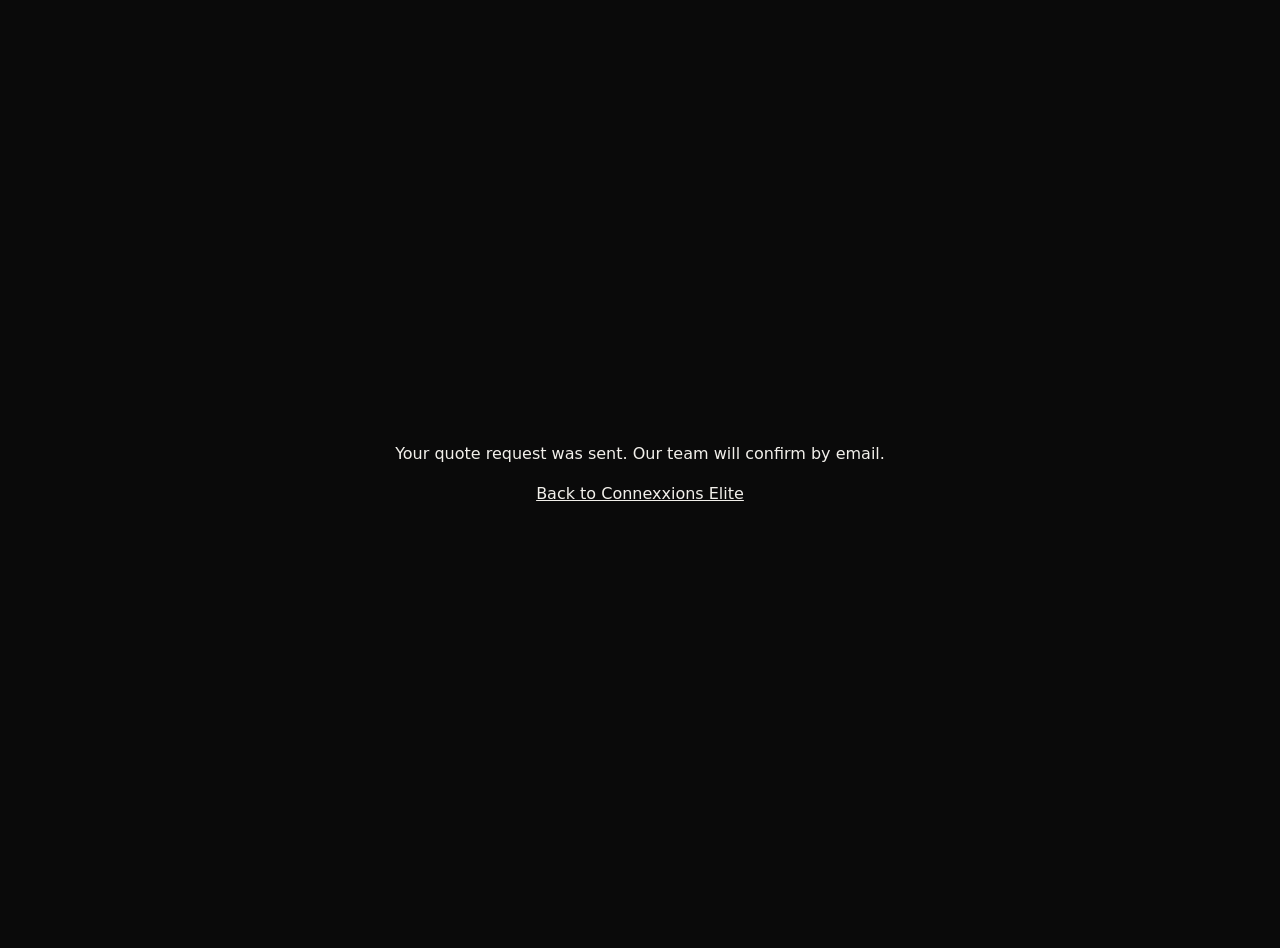
<file: quote/sent.html>
<!doctype html>
<html lang="en"><head><meta charset="utf-8"><meta name="viewport" content="width=device-width, initial-scale=1"><meta name="robots" content="noindex"><title>Sent · Connexxions Elite</title>
<style>body{margin:0;min-height:100vh;display:grid;place-items:center;background:#0A0A0A;color:#F2F0EB;font:16px/1.5 system-ui,sans-serif;text-align:center;padding:24px}a{color:#F2F0EB}</style></head>
<body><div><p>Your quote request was sent. Our team will confirm by email.</p><p><a href="/">Back to Connexxions Elite</a></p></div>
<script>try { if (window.parent && window.parent !== window) window.parent.postMessage('ce-sent', location.origin); } catch (e) {}</script>
<script data-goatcounter="https://connexxionselite.goatcounter.com/count" async src="//gc.zgo.at/count.js"></script>
</body></html>
</file>
